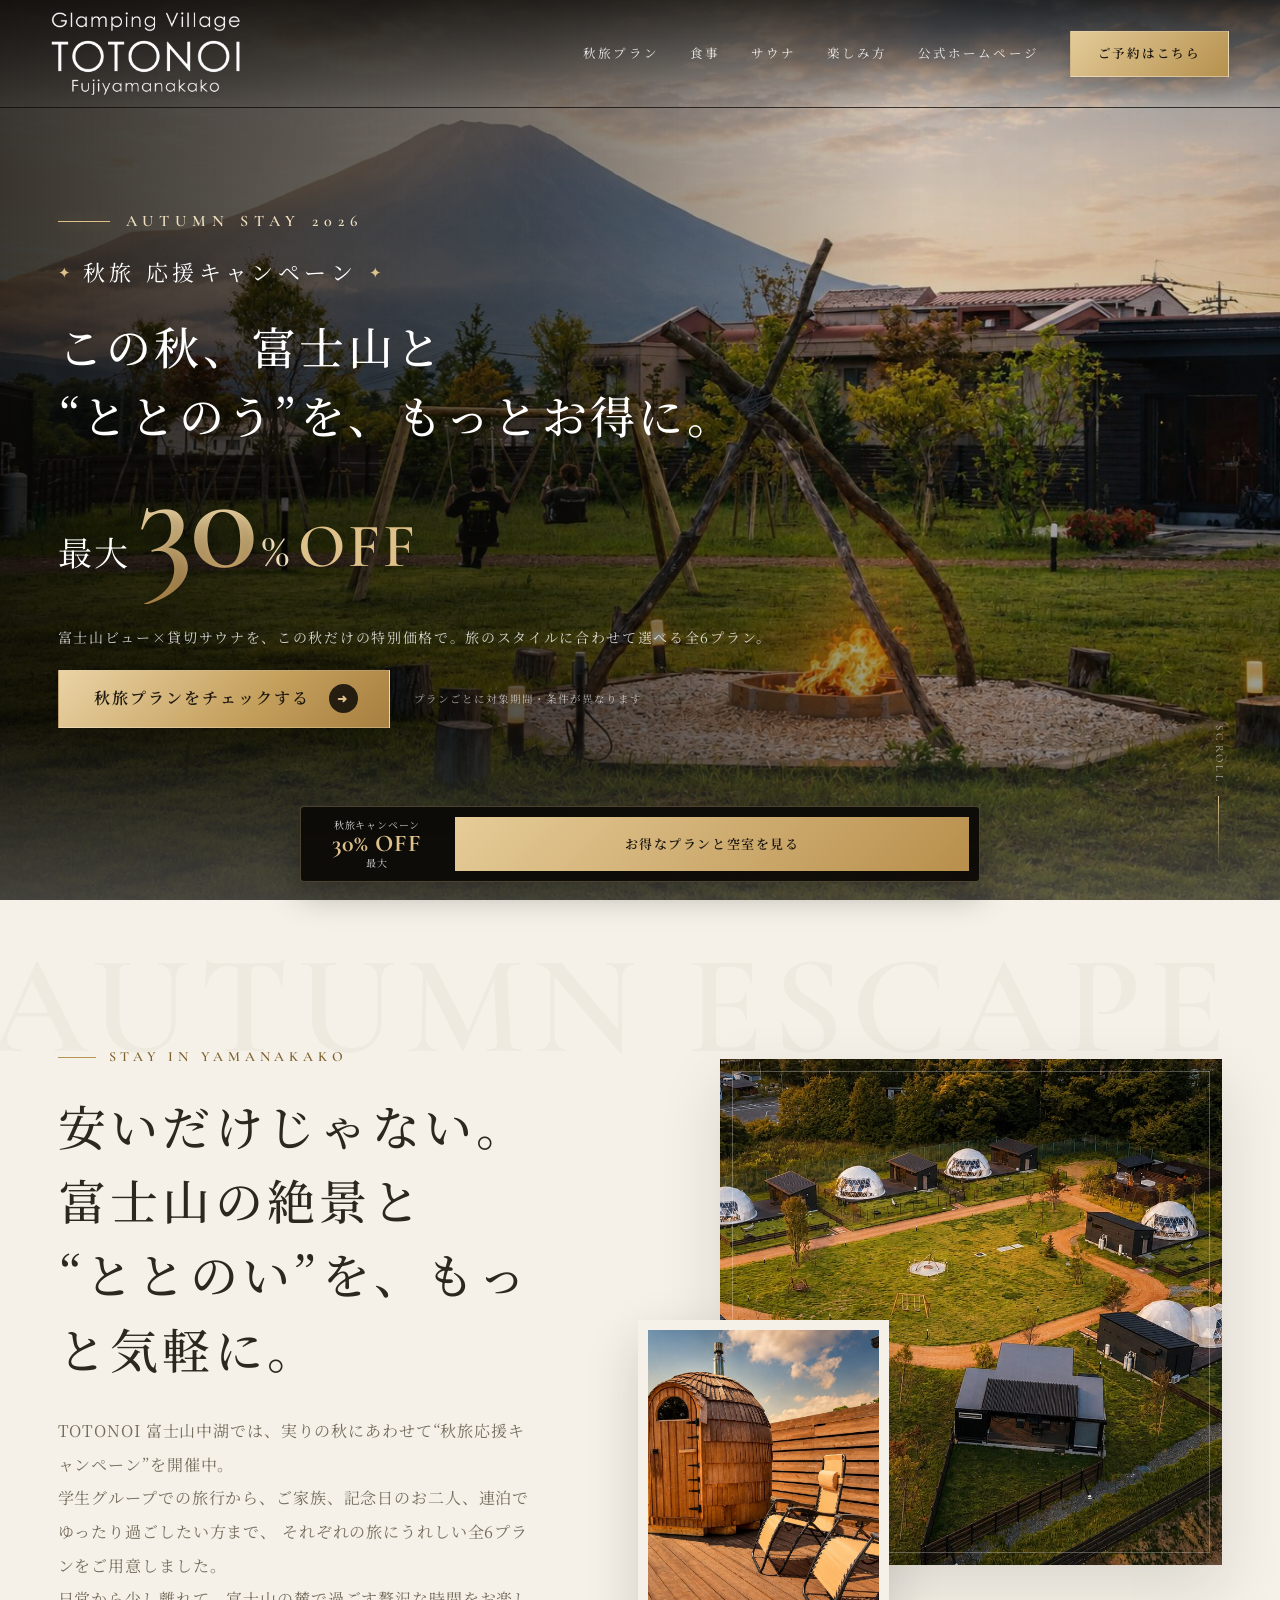
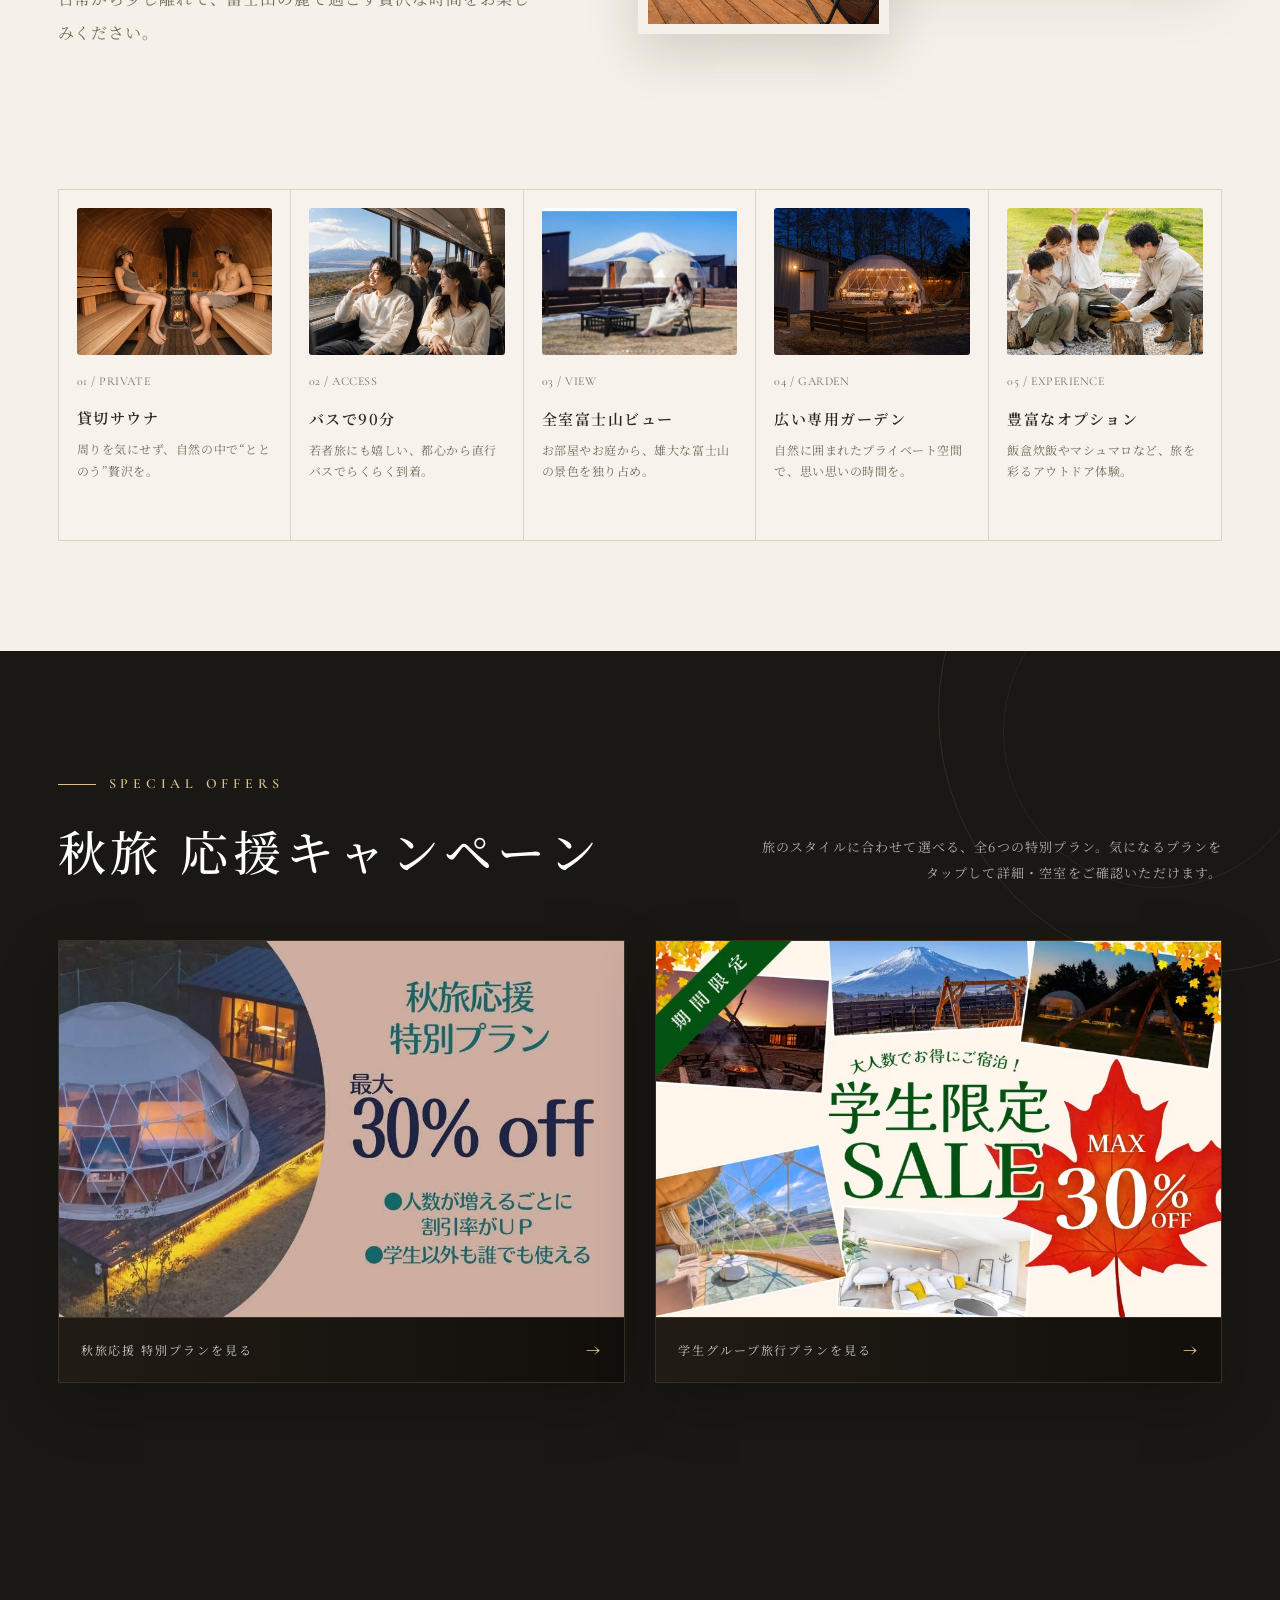
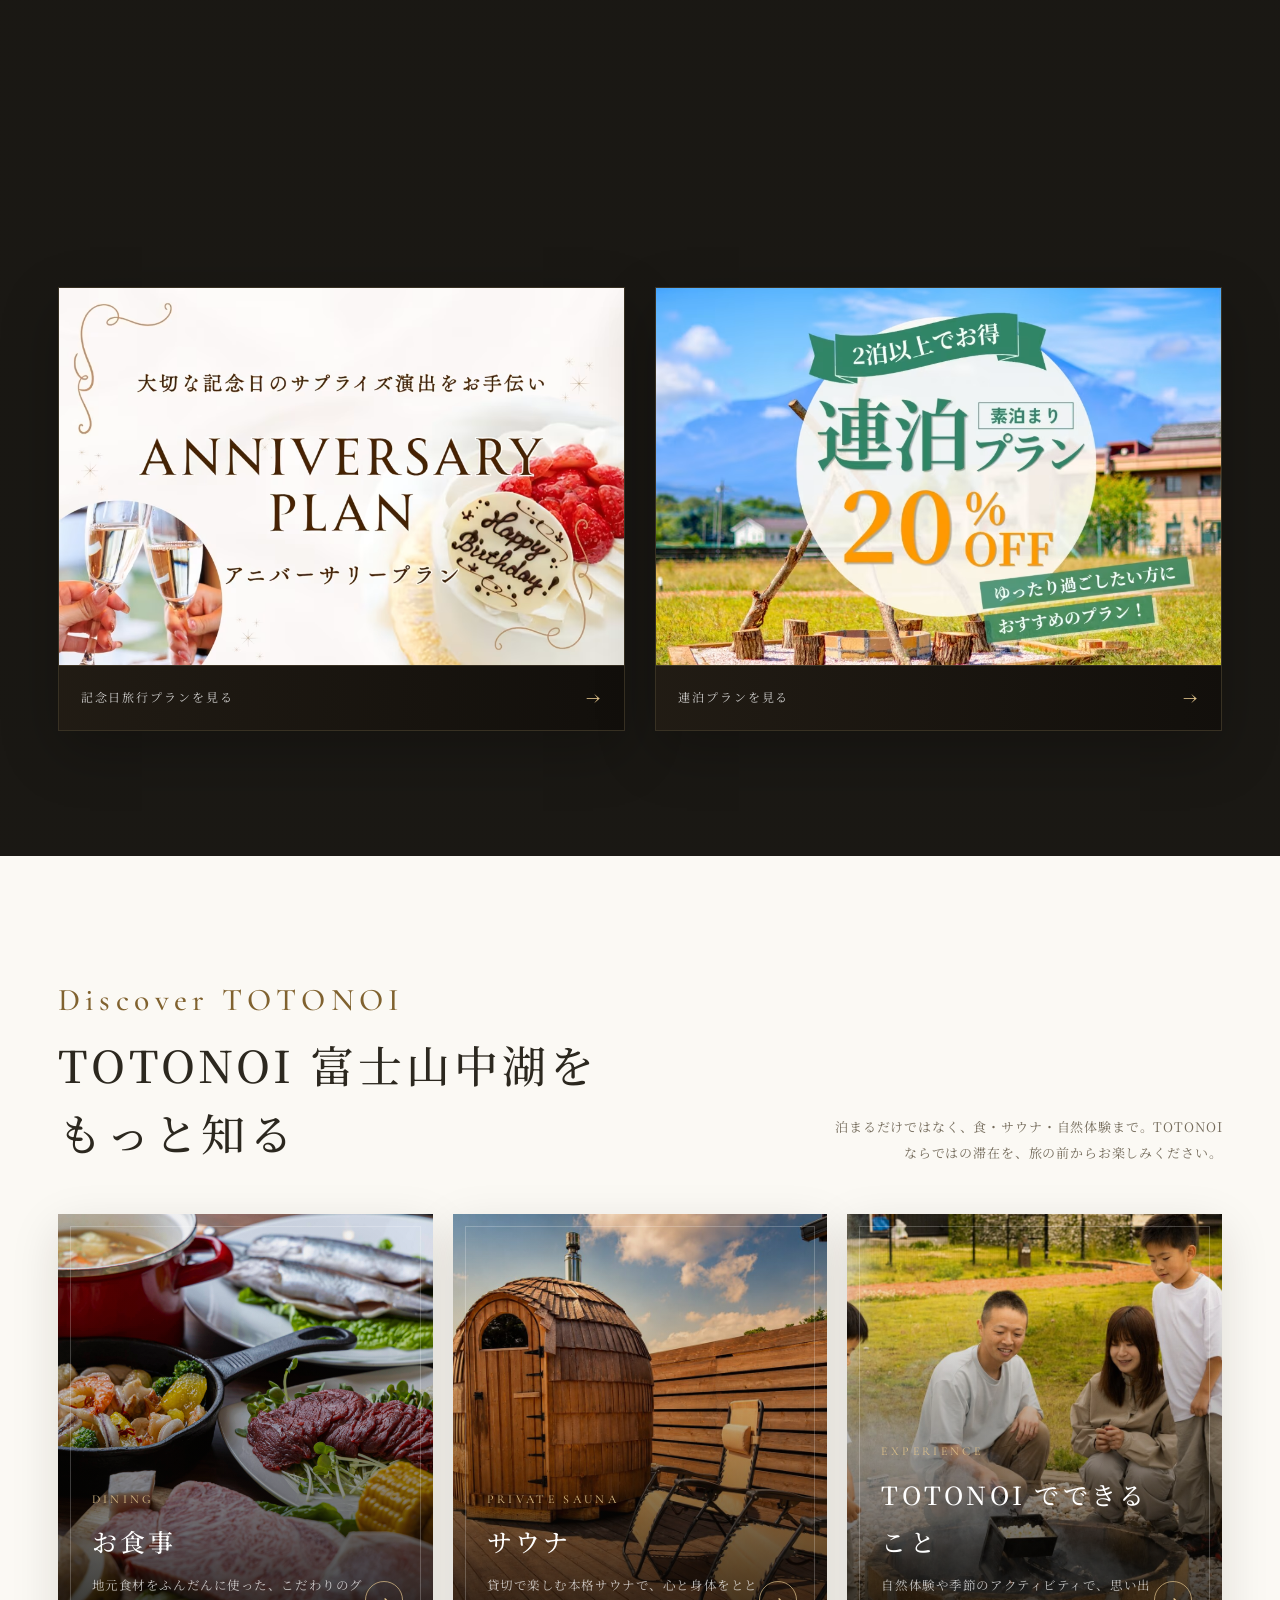
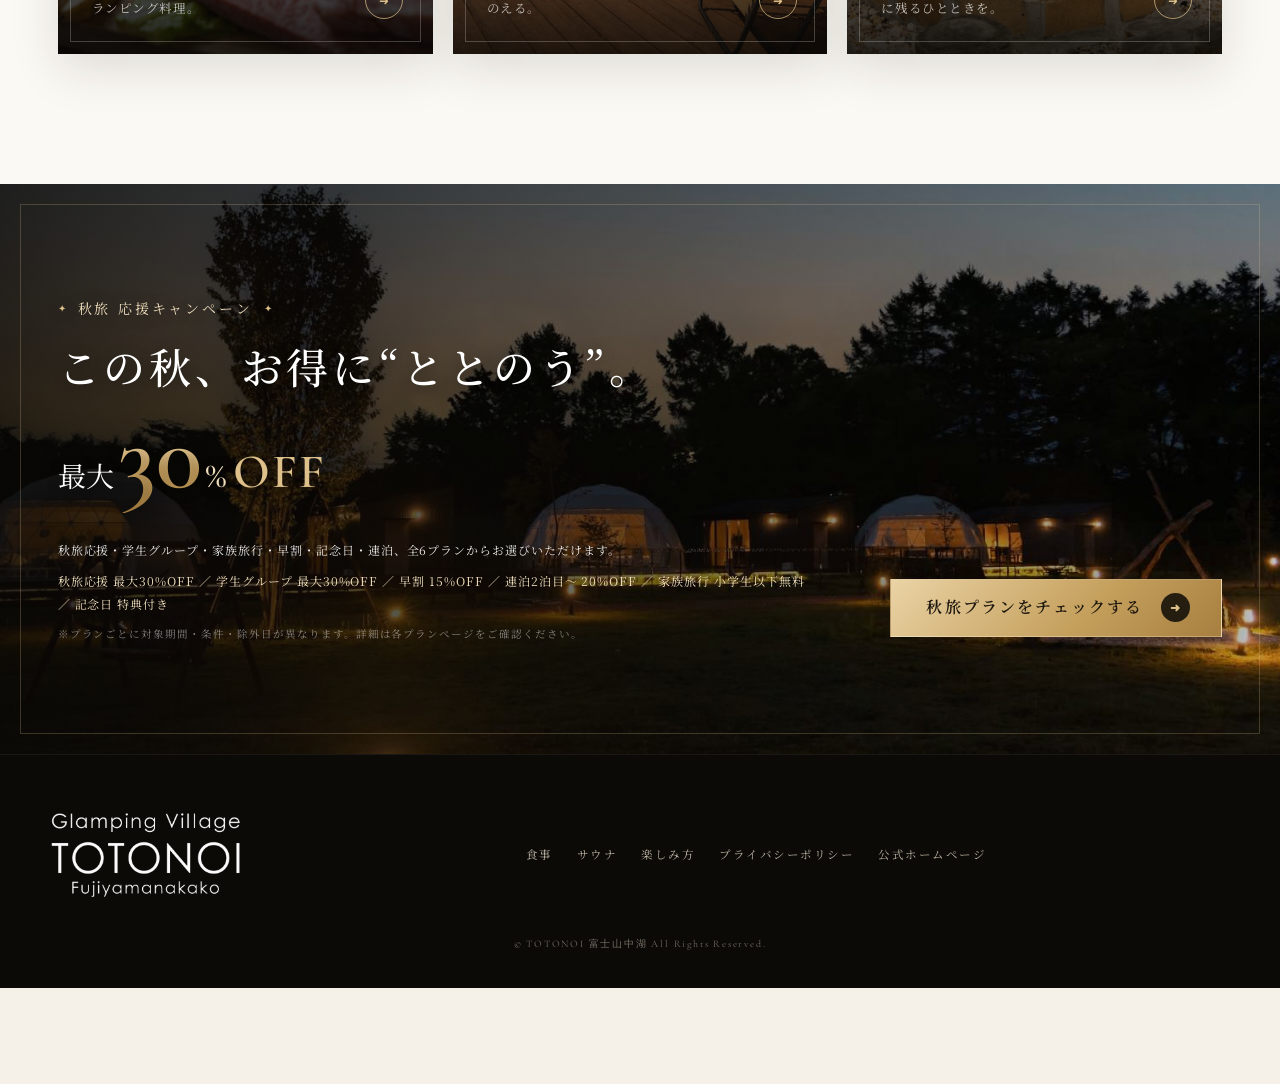
<file: index.html>
<!DOCTYPE html>
<html lang="ja">
<head>
  <!-- Google Tag Manager: GTM-TM92SBCV -->
  <script>(function(w,d,s,l,i){w[l]=w[l]||[];w[l].push({'gtm.start':
  new Date().getTime(),event:'gtm.js'});var f=d.getElementsByTagName(s)[0],
  j=d.createElement(s),dl=l!='dataLayer'?'&l='+l:'';j.async=true;j.src=
  'https://www.googletagmanager.com/gtm.js?id='+i+dl;f.parentNode.insertBefore(j,f);
  })(window,document,'script','dataLayer','GTM-TM92SBCV');</script>
  <!-- End Google Tag Manager -->
  <!-- Google Analytics / Google Ads are managed via GTM-TM92SBCV -->

  <!-- Microsoft Clarity -->
  <script type="text/javascript">
    (function(c,l,a,r,i,t,y){
      c[a]=c[a]||function(){(c[a].q=c[a].q||[]).push(arguments)};
      t=l.createElement(r);t.async=1;t.src="https://www.clarity.ms/tag/"+i;
      y=l.getElementsByTagName(r)[0];y.parentNode.insertBefore(t,y);
    })(window, document, "clarity", "script", "xini7bwebg");
  </script>

  <meta charset="UTF-8">
  <meta name="viewport" content="width=device-width, initial-scale=1.0, viewport-fit=cover">
  <meta name="theme-color" content="#12100c">
  <title>TOTONOI 富士山中湖｜秋旅応援キャンペーン 最大30%OFF</title>
  <meta name="description" content="TOTONOI 富士山中湖の秋旅応援キャンペーン。秋旅応援最大30%OFF・学生グループ最大30%OFF・早割15%OFF・連泊2泊目20%OFF・家族旅行・記念日など全6プラン。富士山の絶景と貸切サウナで“ととのう”グランピング体験をお得に。">

  <link rel="preconnect" href="https://fonts.googleapis.com">
  <link rel="preconnect" href="https://fonts.gstatic.com" crossorigin>
  <link href="https://fonts.googleapis.com/css2?family=Cormorant+Garamond:wght@500;600;700&family=Noto+Serif+JP:wght@400;500;600;700&display=swap" rel="stylesheet">

  <style>
    :root{
      --gold:#b69352;
      --gold-light:#ddc08a;
      --gold-pale:#f0dfbd;
      --gold-deep:#80622f;
      --dark:#12100c;
      --dark-2:#1c1812;
      --dark-3:#292218;
      --ivory:#f5f1e8;
      --ivory-2:#ece5d8;
      --paper:#fbf9f4;
      --ink:#2c281f;
      --muted:#756c5c;
      --line:rgba(128,98,47,.22);
      --shadow:0 24px 60px rgba(33,27,17,.12);
      --serif-en:'Cormorant Garamond',serif;
      --serif-jp:'Noto Serif JP',serif;
    }

    *{margin:0;padding:0;box-sizing:border-box}
    html{scroll-behavior:smooth;background:var(--dark)}
    body{
      font-family:var(--serif-jp);
      color:var(--ink);
      background:
        radial-gradient(circle at 8% 12%,rgba(182,147,82,.08),transparent 26%),
        var(--ivory);
      line-height:1.9;
      -webkit-font-smoothing:antialiased;
      overflow-x:hidden;
    }
    img{max-width:100%;display:block}
    a{text-decoration:none;color:inherit}
    button{font:inherit}
    ::selection{background:var(--gold);color:#fff}

    /* ---------------------------------
       Shared
    --------------------------------- */
    .section-shell{width:min(1180px,91vw);margin:0 auto}
    .eyebrow{
      display:flex;
      align-items:center;
      gap:13px;
      margin-bottom:18px;
      color:var(--gold-deep);
      font-family:var(--serif-en);
      font-size:14px;
      font-weight:600;
      letter-spacing:.34em;
      text-transform:uppercase;
    }
    .eyebrow::before{content:"";width:38px;height:1px;background:var(--gold)}
    .section-heading{
      color:var(--ink);
      font-size:clamp(28px,4vw,48px);
      font-weight:500;
      line-height:1.55;
      letter-spacing:.09em;
    }
    .section-lead{
      color:var(--muted);
      font-size:clamp(14px,1.45vw,16px);
      letter-spacing:.055em;
      line-height:2.1;
    }

    /* ---------------------------------
       Header
    --------------------------------- */
    .header{
      position:fixed;
      inset:0 0 auto;
      z-index:100;
      display:flex;
      align-items:center;
      justify-content:space-between;
      min-height:82px;
      padding:12px max(4vw,24px);
      background:linear-gradient(to bottom,rgba(12,10,7,.78),rgba(12,10,7,.2) 76%,transparent);
      border-bottom:1px solid transparent;
      transition:background .35s,border-color .35s,backdrop-filter .35s,min-height .35s;
    }
    .header.scrolled{
      min-height:70px;
      background:rgba(16,13,9,.86);
      border-color:rgba(255,255,255,.08);
      backdrop-filter:blur(16px);
      -webkit-backdrop-filter:blur(16px);
    }
    .logo{display:inline-flex;align-items:center;flex:none;line-height:1;min-width:0}
    .logo img{display:block;width:190px;height:auto;object-fit:contain}
    .gnav{display:flex;align-items:center;gap:clamp(18px,2.4vw,34px)}
    .gnav a:not(.btn-reserve){
      color:rgba(255,255,255,.88);
      font-size:12.5px;
      letter-spacing:.17em;
      position:relative;
      padding:7px 0;
      transition:color .25s;
    }
    .gnav a:not(.btn-reserve)::after{
      content:"";
      position:absolute;
      left:50%;bottom:0;
      width:0;height:1px;
      background:var(--gold-light);
      transition:width .3s,left .3s;
    }
    .gnav a:not(.btn-reserve):hover{color:#fff}
    .gnav a:not(.btn-reserve):hover::after{width:100%;left:0}
    .btn-reserve{
      display:inline-flex;
      align-items:center;
      justify-content:center;
      min-height:46px;
      padding:0 27px;
      border:1px solid rgba(255,255,255,.3);
      background:linear-gradient(135deg,#e4cb99,#b6914e);
      color:#19140c;
      font-size:12.5px;
      font-weight:600;
      letter-spacing:.14em;
      box-shadow:0 7px 22px rgba(0,0,0,.18);
      transition:transform .25s,box-shadow .25s,filter .25s;
    }
    .btn-reserve:hover{transform:translateY(-1px);box-shadow:0 10px 24px rgba(0,0,0,.28);filter:brightness(1.04)}
    .nav-toggle{display:none;background:none;border:none;cursor:pointer;width:44px;height:44px;position:relative;z-index:110}
    .nav-toggle span{display:block;width:25px;height:1px;background:#fff;margin:6px auto;transition:.3s}

    /* ---------------------------------
       Hero
    --------------------------------- */
    .hero{
      position:relative;
      min-height:100svh;
      display:flex;
      align-items:center;
      color:#fff;
      overflow:hidden;
      background:var(--dark);
    }
    .hero-bg{
      position:absolute;
      inset:-2%;
      background:url('images/middle.jpg') center 48%/cover no-repeat;
      animation:kenburns 18s ease-out both;
    }
    @keyframes kenburns{from{transform:scale(1.08)}to{transform:scale(1)}}
    .hero::before{
      content:"";
      position:absolute;
      inset:0;
      z-index:1;
      background:
        linear-gradient(90deg,rgba(8,7,5,.8) 0%,rgba(8,7,5,.54) 42%,rgba(8,7,5,.15) 72%,rgba(8,7,5,.2) 100%),
        linear-gradient(to top,rgba(10,8,5,.58),transparent 42%);
    }
    .hero::after{
      content:"";
      position:absolute;
      inset:auto 0 0;
      z-index:2;
      height:180px;
      background:linear-gradient(to bottom,transparent,var(--ivory));
      opacity:.24;
      pointer-events:none;
    }
    .hero-inner{
      position:relative;
      z-index:3;
      width:min(1180px,91vw);
      margin:0 auto;
      padding:132px 0 98px;
    }
    .hero-panel{max-width:760px}
    .hero-kicker{
      display:flex;
      align-items:center;
      gap:16px;
      color:var(--gold-pale);
      font-family:var(--serif-en);
      font-size:clamp(13px,1.25vw,16px);
      font-weight:600;
      letter-spacing:.38em;
      text-transform:uppercase;
      margin-bottom:14px;
    }
    .hero-kicker::before{content:"";width:52px;height:1px;background:var(--gold-light);box-shadow:0 0 15px rgba(221,192,138,.45)}
    .anniv-text{
      display:flex;
      align-items:center;
      gap:12px;
      color:#fff;
      font-size:clamp(17px,1.8vw,22px);
      letter-spacing:.2em;
      margin-bottom:18px;
      text-shadow:0 2px 16px rgba(0,0,0,.35);
    }
    .anniv-text .orn{color:var(--gold-light);font-size:.7em;letter-spacing:0}
    .hero-copy .limited{
      max-width:760px;
      font-size:clamp(26px,3.65vw,45px);
      line-height:1.55;
      letter-spacing:.075em;
      font-weight:500;
      color:#fff;
      text-shadow:0 3px 18px rgba(0,0,0,.28);
    }
    .hero-copy .limited-line2{white-space:nowrap}
    .hero-price{
      display:flex;
      align-items:baseline;
      flex-wrap:wrap;
      column-gap:8px;
      row-gap:2px;
      margin:0 0 18px;
      text-shadow:0 3px 18px rgba(0,0,0,.35);
    }
    .hero-price .price-main{display:inline-flex;align-items:baseline;white-space:nowrap;gap:3px}
    .hero-price .prefix{font-size:clamp(22px,2.7vw,34px);letter-spacing:.08em}
    .hero-price .num{
      font-family:var(--serif-en);
      font-size:clamp(88px,12vw,142px);
      font-weight:600;
      line-height:1;
      letter-spacing:-.02em;
      display:inline-block;
      padding:0 .02em .08em;
      background:linear-gradient(180deg,#fff3d6 4%,#e4c489 55%,#aa8243 100%);
      -webkit-background-clip:text;
      background-clip:text;
      -webkit-text-fill-color:transparent;
      filter:drop-shadow(0 5px 15px rgba(0,0,0,.18));
    }
    .hero-price .unit{font-family:var(--serif-en);font-size:clamp(31px,4vw,50px);color:var(--gold-pale)}
    .hero-price .off{font-family:var(--serif-en);font-size:clamp(36px,5vw,62px);font-weight:600;color:var(--gold-light);letter-spacing:.045em}
    .coupon-note{
      max-width:730px;
      color:rgba(255,255,255,.8);
      font-size:clamp(12px,1.3vw,14px);
      letter-spacing:.12em;
      margin-bottom:19px;
    }
    .plan-tags{display:none}
    .hero-cta{display:flex;align-items:center;gap:24px;flex-wrap:wrap}
    .btn-main{
      display:inline-flex;
      align-items:center;
      justify-content:center;
      gap:18px;
      min-height:58px;
      padding:0 31px 0 35px;
      border:1px solid rgba(255,255,255,.2);
      background:linear-gradient(135deg,#ead3a5 0%,#c49f5c 60%,#a77f40 100%);
      color:#1d170e;
      font-size:clamp(13px,1.35vw,16px);
      font-weight:600;
      letter-spacing:.13em;
      box-shadow:0 12px 34px rgba(0,0,0,.28);
      transition:transform .3s,box-shadow .3s,filter .3s;
    }
    .btn-main:hover{transform:translateY(-2px);box-shadow:0 16px 42px rgba(0,0,0,.34);filter:brightness(1.04)}
    .btn-main .arrow{
      display:inline-grid;
      place-items:center;
      width:29px;height:29px;
      border-radius:50%;
      background:rgba(28,22,13,.94);
      color:var(--gold-light);
      font-size:12px;
      transition:transform .3s;
    }
    .btn-main:hover .arrow{transform:translateX(3px)}
    .hero-microcopy{font-size:10.5px;color:rgba(255,255,255,.65);letter-spacing:.1em}
    .scroll-cue{
      position:absolute;
      z-index:4;
      right:max(4vw,28px);
      bottom:32px;
      display:flex;
      align-items:center;
      gap:12px;
      color:rgba(255,255,255,.62);
      font-family:var(--serif-en);
      font-size:11px;
      letter-spacing:.3em;
      writing-mode:vertical-rl;
    }
    .scroll-cue::after{content:"";width:1px;height:72px;background:linear-gradient(to bottom,var(--gold-light),transparent)}

    /* ---------------------------------
       Intro / Concept
    --------------------------------- */
    .concept{position:relative;padding:124px 0 108px;overflow:hidden;background:var(--ivory)}
    .concept::before{
      content:"AUTUMN ESCAPE";
      position:absolute;
      left:-12px;top:36px;
      font-family:var(--serif-en);
      font-size:clamp(64px,11vw,150px);
      font-weight:600;
      letter-spacing:.06em;
      line-height:1;
      color:rgba(111,86,46,.045);
      white-space:nowrap;
      pointer-events:none;
    }
    .concept-layout{
      position:relative;
      z-index:2;
      width:min(1180px,91vw);
      margin:0 auto;
      display:grid;
      grid-template-columns:minmax(0,.9fr) minmax(420px,1.1fr);
      gap:clamp(56px,8vw,110px);
      align-items:center;
    }
    .concept-copy{padding:20px 0}
    .concept-copy h2{margin-bottom:28px}
    .concept-copy p{max-width:560px}
    .concept-visual{position:relative;min-height:575px}
    .concept-image-main{
      position:absolute;
      right:0;top:0;
      width:86%;height:88%;
      background:url('images/tonp.jpg') center/cover no-repeat;
      box-shadow:var(--shadow);
    }
    .concept-image-main::after{content:"";position:absolute;inset:0;border:1px solid rgba(255,255,255,.28);margin:12px;pointer-events:none}
    .concept-image-sub{
      position:absolute;
      left:0;bottom:0;
      width:43%;aspect-ratio:4/5;
      background:url('images/sauna.jpg') center/cover no-repeat;
      border:10px solid var(--ivory);
      box-shadow:0 20px 50px rgba(33,27,17,.16);
    }

    /* ---------------------------------
       Features
    --------------------------------- */
    .features{position:relative;padding:12px 0 110px;background:var(--ivory)}
    .features-head{display:none}
    .feature-grid{
      width:min(1180px,91vw);
      margin:0 auto;
      display:grid;
      grid-template-columns:repeat(5,1fr);
      border-top:1px solid var(--line);
      border-bottom:1px solid var(--line);
    }
    .feature{
      position:relative;
      min-height:350px;
      padding:18px 18px 24px;
      border-right:1px solid var(--line);
      background:rgba(255,255,255,.16);
      transition:background .3s,transform .3s,box-shadow .3s;
    }
    .feature:first-child{border-left:1px solid var(--line)}
    .feature:hover{background:rgba(255,255,255,.52);transform:translateY(-3px);box-shadow:0 16px 34px rgba(33,27,17,.08)}
    .feature-no{font-family:var(--serif-en);font-size:13px;letter-spacing:.18em;color:var(--gold);margin-bottom:14px}
    .feature-media{position:relative;aspect-ratio:4/3;overflow:hidden;border-radius:3px;background:#ddd2ba;margin-bottom:16px}
    .feature-media img{width:100%;height:100%;display:block;object-fit:cover;transition:transform .7s ease}
    .feature:hover .feature-media img{transform:scale(1.04)}
    .feature-copy{min-width:0}
    .feature h3{font-size:15px;letter-spacing:.1em;font-weight:600;color:var(--ink);margin-bottom:8px;line-height:1.6}
    .feature p{font-size:12px;letter-spacing:.045em;color:var(--muted);line-height:1.8}

    /* ---------------------------------
       Plans
    --------------------------------- */
    .plans{
      position:relative;
      padding:120px 0 125px;
      background:
        linear-gradient(rgba(18,16,12,.965),rgba(18,16,12,.965)),
        url('images/middle.jpg') center/cover fixed;
      color:#fff;
      overflow:hidden;
    }
    .plans::before{
      content:"";
      position:absolute;
      width:520px;height:520px;
      border:1px solid rgba(221,192,138,.12);
      border-radius:50%;
      right:-180px;top:-200px;
    }
    .plans::after{
      content:"";
      position:absolute;
      width:310px;height:310px;
      border:1px solid rgba(221,192,138,.08);
      border-radius:50%;
      right:-35px;top:-75px;
    }
    .plans-head{position:relative;z-index:2;width:min(1180px,91vw);margin:0 auto 54px;display:flex;align-items:flex-end;justify-content:space-between;gap:40px}
    .plans .eyebrow{color:var(--gold-light)}
    .plans .eyebrow::before{background:var(--gold-light)}
    .plans-title{color:#fff;font-size:clamp(30px,4vw,48px);font-weight:500;line-height:1.45;letter-spacing:.1em}
    .plans-sub{max-width:470px;color:rgba(255,255,255,.66);font-size:13px;letter-spacing:.09em;line-height:2;text-align:right}
    .plan-grid{position:relative;z-index:2;width:min(1180px,91vw);margin:0 auto;display:grid;grid-template-columns:repeat(2,minmax(0,1fr));gap:30px}
    .plan-card{
      position:relative;
      display:block;
      overflow:hidden;
      background:#17130e;
      border:1px solid rgba(221,192,138,.17);
      box-shadow:0 20px 55px rgba(0,0,0,.24);
      transition:transform .4s,border-color .4s,box-shadow .4s;
    }
    .plan-card::before{content:"";position:absolute;z-index:2;inset:0;border:1px solid transparent;transition:border-color .3s;pointer-events:none}
    .plan-card:hover{transform:translateY(-7px);border-color:rgba(221,192,138,.48);box-shadow:0 28px 70px rgba(0,0,0,.36)}
    .plan-card:hover::before{border-color:rgba(255,255,255,.12)}
    .plan-card img{width:100%;height:auto;display:block;transition:transform .7s,filter .4s}
    .plan-card:hover img{transform:scale(1.018);filter:brightness(1.04)}
    .plan-link{
      display:flex;
      align-items:center;
      justify-content:space-between;
      gap:20px;
      min-height:65px;
      padding:0 22px;
      border-top:1px solid rgba(221,192,138,.16);
      color:rgba(255,255,255,.78);
      font-size:12px;
      letter-spacing:.16em;
      background:linear-gradient(90deg,rgba(34,28,20,.94),rgba(18,15,11,.94));
    }
    .plan-link i{font-style:normal;font-family:var(--serif-en);font-size:22px;color:var(--gold-light);transition:transform .3s}
    .plan-card:hover .plan-link i{transform:translateX(5px)}

    /* ---------------------------------
       More / editorial cards
    --------------------------------- */
    .more{padding:120px 0 130px;background:var(--paper)}
    .more-head{width:min(1180px,91vw);margin:0 auto 48px;display:flex;align-items:flex-end;justify-content:space-between;gap:30px}
    .more-title{font-size:clamp(28px,3.6vw,44px);font-weight:500;letter-spacing:.09em;line-height:1.55}
    .more-title span{font-family:var(--serif-en);font-size:.72em;color:var(--gold-deep);letter-spacing:.17em;display:block;margin-bottom:5px}
    .more-copy{max-width:390px;color:var(--muted);font-size:13px;letter-spacing:.065em;line-height:2;text-align:right}
    .card-grid{width:min(1180px,91vw);margin:0 auto;display:grid;grid-template-columns:repeat(3,minmax(0,1fr));gap:20px;align-items:stretch}
    .card{position:relative;overflow:hidden;min-height:440px;display:flex;align-items:flex-end;color:#fff;box-shadow:0 15px 45px rgba(33,27,17,.13);transition:transform .38s,box-shadow .38s}
    .card:nth-child(2),.card:nth-child(3){min-height:440px;margin-top:0}
    .card:hover{transform:translateY(-6px);box-shadow:0 22px 58px rgba(33,27,17,.2)}
    .card .bg{position:absolute;inset:0;background-size:cover;background-position:center;transition:transform .8s ease,filter .4s}
    .card:hover .bg{transform:scale(1.045);filter:brightness(1.03)}
    .card::before{content:"";position:absolute;z-index:1;inset:0;background:linear-gradient(to top,rgba(8,7,5,.88) 0%,rgba(8,7,5,.28) 52%,rgba(8,7,5,.05) 80%)}
    .card::after{content:"";position:absolute;z-index:2;inset:12px;border:1px solid rgba(255,255,255,.22);pointer-events:none}
    .card-body{position:relative;z-index:3;padding:34px 68px 34px 34px;width:100%}
    .card-body .en{display:block;font-family:var(--serif-en);font-size:12px;color:var(--gold-light);letter-spacing:.28em;text-transform:uppercase;margin-bottom:8px}
    .card-body h3{font-size:clamp(20px,2vw,25px);letter-spacing:.13em;font-weight:500;margin-bottom:8px}
    .card-body p{font-size:12.5px;letter-spacing:.045em;color:rgba(255,255,255,.72);line-height:1.85}
    .card .circle{position:absolute;right:30px;bottom:35px;z-index:4;width:38px;height:38px;border:1px solid rgba(221,192,138,.72);border-radius:50%;display:grid;place-items:center;color:var(--gold-light);font-size:12px;transition:background .3s,color .3s,transform .3s}
    .card:hover .circle{background:var(--gold-light);color:var(--dark);transform:translateX(3px)}

    /* ---------------------------------
       Bottom CTA
    --------------------------------- */
    .bottom-cta{position:relative;min-height:570px;display:flex;align-items:center;color:#fff;overflow:hidden;background:var(--dark)}
    .bottom-cta .cta-bg{position:absolute;inset:-2%;background:url('images/cta-bg.jpg') center/cover no-repeat;transition:transform 5s ease}
    .bottom-cta:hover .cta-bg{transform:scale(1.02)}
    .bottom-cta::before{content:"";position:absolute;inset:0;z-index:1;background:linear-gradient(90deg,rgba(8,7,5,.86),rgba(8,7,5,.56) 52%,rgba(8,7,5,.25))}
    .bottom-cta::after{content:"";position:absolute;z-index:2;inset:20px;border:1px solid rgba(221,192,138,.24);pointer-events:none}
    .bottom-inner{position:relative;z-index:3;width:min(1180px,91vw);margin:0 auto;padding:90px 0;display:flex;align-items:flex-end;justify-content:space-between;gap:50px}
    .bottom-copy{max-width:760px}
    .bottom-cta .anniv-text{font-size:14px;color:var(--gold-pale);margin-bottom:14px}
    .bottom-price{display:flex;align-items:baseline;flex-wrap:wrap;gap:6px;margin-bottom:21px;text-shadow:0 2px 14px rgba(0,0,0,.35)}
    .bottom-price .limited{width:100%;font-size:clamp(24px,3.4vw,42px);line-height:1.5;letter-spacing:.09em;font-weight:500;color:#fff;margin-bottom:5px}
    .bottom-price .price-main{display:inline-flex;align-items:baseline;white-space:nowrap;gap:2px}
    .bottom-price .prefix{font-size:clamp(20px,2.3vw,28px)}
    .bottom-price .num{font-family:var(--serif-en);font-size:clamp(65px,8vw,96px);font-weight:600;line-height:1;display:inline-block;padding:0 .02em .08em;background:linear-gradient(180deg,#fff2d6,#d4ac68 58%,#a87e3d);-webkit-background-clip:text;background-clip:text;-webkit-text-fill-color:transparent}
    .bottom-price .unit{font-family:var(--serif-en);font-size:clamp(26px,3vw,38px);color:var(--gold-pale)}
    .bottom-price .off{font-family:var(--serif-en);font-size:clamp(30px,4vw,48px);font-weight:600;color:var(--gold-light);letter-spacing:.04em}
    .bottom-coupon{max-width:760px;font-size:12px;color:rgba(255,255,255,.72);letter-spacing:.08em;line-height:1.9}
    .bottom-coupon .note{display:block;margin-bottom:8px;color:rgba(255,255,255,.9)}
    .bottom-coupon .cond{display:block;color:var(--gold-pale)}
    .bottom-coupon .exclude{display:block;margin-top:8px;font-size:10.5px;color:rgba(255,255,255,.48)}
    .bottom-action{flex:none;padding-bottom:7px}

    /* ---------------------------------
       Footer
    --------------------------------- */
    .footer{background:#0c0a07;color:#bdb4a4;padding:58px max(4vw,24px) 34px;border-top:1px solid rgba(255,255,255,.06)}
    .footer-inner{width:min(1180px,100%);margin:0 auto;display:grid;grid-template-columns:auto 1fr;align-items:center;gap:42px}
    .footer .logo img{width:190px}
    .fnav{display:flex;justify-content:center;gap:24px;flex-wrap:wrap}
    .fnav a{font-size:11.5px;letter-spacing:.13em;transition:color .3s}
    .fnav a:hover{color:var(--gold-light)}
    .copyright{text-align:center;font-family:var(--serif-en);font-size:10px;letter-spacing:.18em;color:#756f64;margin-top:38px}

    /* ---------------------------------
       Sticky CTA - desktop / mobile
    --------------------------------- */
    body{padding-bottom:96px}
    .mobile-cta{
      position:fixed;
      z-index:120;
      left:50%;
      bottom:18px;
      transform:translateX(-50%);
      width:min(680px,calc(100vw - 40px));
      display:flex;
      align-items:center;
      gap:12px;
      padding:10px;
      background:rgba(12,10,7,.95);
      border:1px solid rgba(221,192,138,.3);
      border-radius:4px;
      box-shadow:0 12px 34px rgba(0,0,0,.3);
      backdrop-filter:blur(14px);
      -webkit-backdrop-filter:blur(14px);
    }
    .mobile-cta-text{
      flex:0 0 132px;
      color:rgba(255,255,255,.82);
      font-size:10px;
      letter-spacing:.08em;
      line-height:1.35;
      text-align:center;
    }
    .mobile-cta-text strong{
      display:block;
      color:var(--gold-light);
      font-family:var(--serif-en);
      font-size:24px;
      line-height:1.03;
      letter-spacing:.03em;
    }
    .mobile-cta a{
      flex:1;
      display:flex;
      align-items:center;
      justify-content:center;
      min-height:54px;
      padding:0 24px;
      background:linear-gradient(135deg,#e6cc98,#b88f4c);
      color:#1b160d;
      font-size:13px;
      font-weight:600;
      letter-spacing:.12em;
      transition:transform .25s,filter .25s;
    }
    .mobile-cta a:hover{transform:translateY(-1px);filter:brightness(1.04)}

    /* ---------------------------------
       Reveal motion
    --------------------------------- */
    .reveal{opacity:0;transform:translateY(24px);transition:opacity .9s cubic-bezier(.2,.65,.25,1),transform .9s cubic-bezier(.2,.65,.25,1)}
    .reveal.on{opacity:1;transform:none}
    .delay-1{transition-delay:.08s}
    .delay-2{transition-delay:.16s}
    .delay-3{transition-delay:.24s}

    @media(prefers-reduced-motion:reduce){
      html{scroll-behavior:auto}
      .reveal{opacity:1;transform:none;transition:none}
      .hero-bg{animation:none}
      .card .bg,.plan-card img,.bottom-cta .cta-bg{transition:none}
    }

    /* ---------------------------------
       Tablet
    --------------------------------- */
    @media(max-width:1060px){
      .gnav{gap:17px}
      .gnav a:not(.btn-reserve){font-size:11.5px;letter-spacing:.12em}
      .btn-reserve{padding:0 18px}
      .concept-layout{grid-template-columns:.9fr 1.1fr;gap:50px}
      .concept-visual{min-height:520px}
      .feature-grid{grid-template-columns:repeat(3,1fr)}
      .feature:nth-child(3){border-right:1px solid var(--line)}
      .feature:nth-child(n+4){border-top:1px solid var(--line)}
      .feature:nth-child(4){border-left:1px solid var(--line)}
      .feature{min-height:336px}
      .card-grid{grid-template-columns:repeat(3,minmax(0,1fr))}
      .card:nth-child(1),.card:nth-child(2),.card:nth-child(3){grid-column:auto;min-height:400px;margin-top:0}
    }

    /* ---------------------------------
       Mobile
    --------------------------------- */
    @media(max-width:860px){
      body{padding-bottom:72px}
      .header{min-height:68px;padding:10px 18px;background:linear-gradient(to bottom,rgba(10,8,5,.82),rgba(10,8,5,.22),transparent)}
      .header.scrolled{min-height:62px;padding-top:8px;padding-bottom:8px}
      .logo{min-width:0;text-align:left}
      .logo img{width:148px}
      .gnav{
        position:fixed;
        inset:0;
        z-index:105;
        padding:110px 8vw 90px;
        background:rgba(12,10,7,.97);
        backdrop-filter:blur(18px);
        -webkit-backdrop-filter:blur(18px);
        flex-direction:column;
        align-items:stretch;
        justify-content:center;
        gap:0;
        transform:translateX(100%);
        transition:transform .38s cubic-bezier(.77,0,.18,1);
      }
      .gnav.open{transform:none}
      .gnav a:not(.btn-reserve){font-size:15px;letter-spacing:.16em;padding:16px 4px;border-bottom:1px solid rgba(255,255,255,.08)}
      .gnav a:not(.btn-reserve)::after{display:none}
      .gnav .btn-reserve{margin-top:28px;min-height:56px;font-size:14px}
      .nav-toggle{display:block}
      .nav-toggle.open span:nth-child(1){transform:translateY(7px) rotate(45deg)}
      .nav-toggle.open span:nth-child(2){opacity:0}
      .nav-toggle.open span:nth-child(3){transform:translateY(-7px) rotate(-45deg)}

      .hero{min-height:820px;align-items:flex-end}
      .hero-bg{inset:0;background-position:48% 50%;transform:scale(1.015)}
      .hero::before{
        background:
          linear-gradient(90deg,rgba(8,7,5,.18) 0%,rgba(8,7,5,.05) 55%,rgba(8,7,5,.12) 100%),
          linear-gradient(to top,rgba(8,7,5,.96) 0%,rgba(8,7,5,.72) 35%,rgba(8,7,5,.28) 67%,rgba(8,7,5,.36) 100%);
      }
      .hero-inner{width:min(90vw,680px);padding:112px 0 68px}
      .hero-panel{max-width:none}
      .hero-kicker{font-size:11px;letter-spacing:.3em;margin-bottom:11px}
      .hero-kicker::before{width:32px}
      .anniv-text{font-size:14px;letter-spacing:.14em;margin-bottom:11px}
      .hero-copy .limited{font-size:clamp(23px,6.4vw,30px);line-height:1.55;letter-spacing:.055em}
      .hero-copy .limited-line2{white-space:nowrap;font-size:.92em}
      .hero-price{margin:4px 0 14px;padding:4px 2px 7px;overflow:visible;flex-wrap:nowrap;gap:5px}
      .hero-price .price-main{overflow:visible;flex:none}
      .hero-price .num{font-size:clamp(70px,21vw,92px);line-height:1;display:inline-block;padding:.03em .02em .09em;overflow:visible}
      .hero-price .prefix{font-size:19px}
      .hero-price .unit{font-size:30px}
      .hero-price .off{font-size:34px;white-space:nowrap}
      .coupon-note{max-width:355px;font-size:11.5px;line-height:1.9;letter-spacing:.075em;margin:0 0 22px;color:rgba(255,255,255,.88)}
      .plan-tags{display:none}
      .btn-main{width:100%;min-height:58px;padding:0 20px;font-size:13px}
      .hero-microcopy{display:none}
      .scroll-cue{display:none}

      .concept{padding:72px 0 78px}
      .concept::before{top:22px;font-size:70px}
      .concept-layout{width:min(92vw,680px);grid-template-columns:1fr;gap:48px}
      .concept-copy{padding:0}
      .section-heading{font-size:26px;line-height:1.7;letter-spacing:.055em}
      .section-lead{font-size:14px;line-height:2}
      .concept-visual{min-height:auto;display:grid;grid-template-columns:1fr;align-items:end;padding-bottom:34px}
      .concept-image-main{position:relative;width:100%;height:auto;aspect-ratio:4/5;grid-column:1;grid-row:1;background-position:center}
      .concept-image-sub{position:relative;z-index:2;left:auto;bottom:auto;width:52%;aspect-ratio:4/5;grid-column:1;grid-row:1;margin:0 0 -34px -1px;align-self:end;border:6px solid var(--ivory);box-shadow:0 16px 38px rgba(33,27,17,.18)}
      .concept-stamp{display:none}

      .features{padding:4px 0 86px}
      .features-head{display:block;width:min(90vw,680px);margin:0 auto 28px;padding-top:8px}
      .features-head .eyebrow{margin-bottom:10px}
      .features-head h2{font-size:25px;line-height:1.62;letter-spacing:.08em;font-weight:500}
      .feature-grid{width:min(90vw,680px);grid-template-columns:1fr;border-top:1px solid var(--line);border-bottom:1px solid var(--line);background:transparent}
      .feature{
        display:flex;
        align-items:center;
        gap:16px;
        min-height:auto;
        margin:0;
        padding:18px 0;
        border:0!important;
        border-bottom:1px solid var(--line)!important;
        background:transparent;
        box-shadow:none;
        overflow:visible;
      }
      .feature:last-child{grid-column:auto;border-bottom:0!important}
      .feature:hover{background:transparent;transform:none}
      .feature-media{flex:0 0 112px;margin:0;width:112px;height:112px;min-height:0;aspect-ratio:1/1;border-radius:2px;overflow:hidden}
      .feature-media img{width:100%;height:100%;object-fit:cover;display:block}
      .feature-copy{flex:1;min-width:0;padding:2px 0}
      .feature-no{margin:0 0 7px;font-size:9.5px;letter-spacing:.14em;color:var(--gold-deep);line-height:1.4}
      .feature h3{font-size:14px;letter-spacing:.07em;font-weight:600;line-height:1.5;margin:0 0 6px;min-width:0}
      .feature p{font-size:11px;line-height:1.72;letter-spacing:.025em;color:var(--muted);min-width:0;margin:0}

      .plans{padding:92px 0 95px;background:var(--dark)}
      .plans-head{width:min(92vw,680px);margin-bottom:34px;display:block}
      .plans-title{font-size:30px;line-height:1.55}
      .plans-sub{text-align:left;margin-top:15px;max-width:none;font-size:12px}
      .plan-grid{width:min(92vw,680px);grid-template-columns:1fr;gap:19px}
      .plan-link{min-height:57px;padding:0 18px;font-size:11px}

      .more{padding:86px 0 95px}
      .more-head{width:min(92vw,680px);display:block;margin-bottom:35px}
      .more-copy{text-align:left;margin-top:16px;max-width:none}
      .card-grid{width:min(92vw,680px);grid-template-columns:1fr;gap:16px}
      .card,.card:nth-child(1),.card:nth-child(2),.card:nth-child(3){grid-column:auto;min-height:390px;margin-top:0}
      .card:nth-child(2),.card:nth-child(3){min-height:350px}
      .card-body{padding:28px 62px 28px 27px}
      .card .circle{right:26px;bottom:29px}

      .bottom-cta{min-height:auto}
      .bottom-cta::after{inset:10px}
      .bottom-inner{width:min(92vw,680px);padding:82px 0 88px;display:block}
      .bottom-price .limited{font-size:25px}
      .bottom-price{gap:4px;overflow:visible}
      .bottom-price .num{font-size:66px;padding-bottom:.1em}
      .bottom-price .prefix{font-size:18px}
      .bottom-price .unit{font-size:25px}
      .bottom-price .off{font-size:30px;white-space:nowrap}
      .bottom-coupon{font-size:11px}
      .bottom-action{margin-top:28px;padding:0}

      .footer{padding:48px 20px 30px}
      .footer-inner{display:flex;flex-direction:column;align-items:center;text-align:center;gap:27px}
      .footer .logo{text-align:center}
      .footer .logo img{width:180px}
      .fnav{gap:14px 20px}
      .fnav a{font-size:10.5px}
      .copyright{margin-top:28px}

      .mobile-cta{
        left:0;right:0;bottom:0;
        transform:none;
        width:auto;
        gap:10px;
        padding:9px 10px calc(9px + env(safe-area-inset-bottom));
        border:0;
        border-top:1px solid rgba(221,192,138,.28);
        border-radius:0;
        box-shadow:none;
      }
      .mobile-cta-text{flex:0 0 92px;font-size:9.5px}
      .mobile-cta-text strong{font-size:20px;line-height:1.05}
      .mobile-cta a{min-height:48px;padding:0 12px;font-size:12px}
    }

    @media(max-width:430px){
      .hero{min-height:790px}
      .hero-inner{width:88vw;padding-bottom:66px}
      .hero-copy .limited{font-size:22px}
      .hero-copy .limited-line2{font-size:.9em}
      .hero-price .num{font-size:72px;padding-bottom:.1em}
      .hero-price .prefix{font-size:18px}
      .hero-price .unit{font-size:28px}
      .hero-price .off{font-size:31px}
      .section-heading{font-size:25px}
      .card,.card:nth-child(1),.card:nth-child(2),.card:nth-child(3){min-height:330px}
      .bottom-price .limited{font-size:21px}
      .bottom-price .num{font-size:62px}
      .bottom-price .off{font-size:28px}
    }
  </style>
</head>
<body>
  <!-- Google Tag Manager (noscript): GTM-TM92SBCV -->
  <noscript><iframe src="https://www.googletagmanager.com/ns.html?id=GTM-TM92SBCV"
  height="0" width="0" style="display:none;visibility:hidden"></iframe></noscript>
  <!-- End Google Tag Manager (noscript) -->

<header class="header" id="header">
  <a class="logo" href="#top" aria-label="TOTONOI 富士山中湖 トップへ">
    <img src="images/logo.png" alt="Glamping Village TOTONOI Fujiyamanakako">
  </a>

  <button class="nav-toggle" id="navToggle" aria-label="メニュー" aria-expanded="false">
    <span></span><span></span><span></span>
  </button>

  <nav class="gnav" id="gnav">
    <a href="#autumn-plans">秋旅プラン</a>
    <a href="food.html">食事</a>
    <a href="sauna.html">サウナ</a>
    <a href="activity.html">楽しみ方</a>
    <a href="https://www.yamanashi-sauna-glamping.com/" target="_blank" rel="noopener">公式ホームページ</a>
    <a class="btn-reserve" href="https://reserve.489ban.net/client/g-totonoi/0/plan/stay?planTags%5B25007%5D=1&searchTagMode=0&keepTags=1&redirect=0" rel="noopener">ご予約はこちら</a>
  </nav>
</header>

<main id="top">
  <!-- Hero -->
  <section class="hero" id="plan">
    <div class="hero-bg" aria-hidden="true"></div>

    <div class="hero-inner">
      <div class="hero-panel">
        <p class="hero-kicker">Autumn Stay 2026</p>
        <p class="anniv-text"><span class="orn">✦</span>秋旅 応援キャンペーン<span class="orn">✦</span></p>

        <div class="hero-copy">
          <h1 class="limited">この秋、富士山と<br><span class="limited-line2">“ととのう”を、もっとお得に。</span></h1>

          <div class="hero-price" aria-label="最大30パーセントオフ">
            <span class="price-main">
              <span class="prefix">最大</span>
              <span class="num">30</span>
              <span class="unit">%</span>
            </span>
            <span class="off">OFF</span>
          </div>

          <p class="coupon-note">富士山ビュー×貸切サウナを、この秋だけの特別価格で。旅のスタイルに合わせて選べる全6プラン。</p>

          <div class="hero-cta">
            <a class="btn-main" href="#autumn-plans">
              秋旅プランをチェックする <span class="arrow">➜</span>
            </a>
            <span class="hero-microcopy">プランごとに対象期間・条件が異なります</span>
          </div>
        </div>
      </div>
    </div>

    <span class="scroll-cue" aria-hidden="true">SCROLL</span>
  </section>

  <!-- Concept -->
  <section class="concept">
    <div class="concept-layout">
      <div class="concept-copy reveal">
        <p class="eyebrow">Stay in Yamanakako</p>
        <h2 class="section-heading">安いだけじゃない。<br>富士山の絶景と<br>“ととのい”を、もっと気軽に。</h2>
        <p class="section-lead">
          TOTONOI 富士山中湖では、実りの秋にあわせて“秋旅応援キャンペーン”を開催中。<br>
          学生グループでの旅行から、ご家族、記念日のお二人、連泊でゆったり過ごしたい方まで、
          それぞれの旅にうれしい全6プランをご用意しました。<br>
          日常から少し離れて、富士山の麓で過ごす贅沢な時間をお楽しみください。
        </p>
      </div>

      <div class="concept-visual reveal delay-1" aria-label="TOTONOIの滞在イメージ">
        <div class="concept-image-main"></div>
        <div class="concept-image-sub"></div>
      </div>
    </div>
  </section>

  <!-- Features -->
  <section class="features" id="access">
    <div class="features-head reveal">
      <p class="eyebrow">Why TOTONOI</p>
      <h2>富士山の麓で味わう、<br>五つの特別な時間。</h2>
    </div>

    <div class="feature-grid reveal">
      <article class="feature">
        <div class="feature-media"><img src="images/a15.jpg" alt="貸切サウナ" loading="lazy"></div>
        <div class="feature-copy">
          <p class="feature-no">01 / PRIVATE</p>
          <h3>貸切サウナ</h3>
          <p>周りを気にせず、自然の中で“ととのう”贅沢を。</p>
        </div>
      </article>

      <article class="feature">
        <div class="feature-media"><img src="images/a17.jpg" alt="バスで90分" loading="lazy"></div>
        <div class="feature-copy">
          <p class="feature-no">02 / ACCESS</p>
          <h3>バスで90分</h3>
          <p>若者旅にも嬉しい、都心から直行バスでらくらく到着。</p>
        </div>
      </article>

      <article class="feature">
        <div class="feature-media"><img src="images/day-morning.jpg" alt="全室富士山ビュー" loading="lazy"></div>
        <div class="feature-copy">
          <p class="feature-no">03 / VIEW</p>
          <h3>全室富士山ビュー</h3>
          <p>お部屋やお庭から、雄大な富士山の景色を独り占め。</p>
        </div>
      </article>

      <article class="feature">
        <div class="feature-media"><img src="images/a14.jpg" alt="広い専用ガーデン" loading="lazy"></div>
        <div class="feature-copy">
          <p class="feature-no">04 / GARDEN</p>
          <h3>広い専用ガーデン</h3>
          <p>自然に囲まれたプライベート空間で、思い思いの時間を。</p>
        </div>
      </article>

      <article class="feature">
        <div class="feature-media"><img src="images/a3.jpg" alt="豊富なオプション" loading="lazy"></div>
        <div class="feature-copy">
          <p class="feature-no">05 / EXPERIENCE</p>
          <h3>豊富なオプション</h3>
          <p>飯盒炊飯やマシュマロなど、旅を彩るアウトドア体験。</p>
        </div>
      </article>
    </div>
  </section>

  <!-- Autumn Plans -->
  <section class="plans" id="autumn-plans">
    <div class="plans-head reveal">
      <div>
        <p class="eyebrow">Special Offers</p>
        <h2 class="plans-title">秋旅 応援キャンペーン</h2>
      </div>
      <p class="plans-sub">旅のスタイルに合わせて選べる、全6つの特別プラン。気になるプランをタップして詳細・空室をご確認いただけます。</p>
    </div>

    <div class="plan-grid">
      <a class="plan-card reveal" href="https://reserve.489ban.net/client/g-totonoi/0/plan/id/263760/stay" rel="noopener">
        <img loading="lazy" src="images/Autumn.jpg" alt="秋旅応援 特別プラン 最大30%OFF">
        <span class="plan-link">秋旅応援 特別プランを見る <i>→</i></span>
      </a>

      <a class="plan-card reveal delay-1" href="https://reserve.489ban.net/client/g-totonoi/0/plan/id/261514/stay" rel="noopener">
        <img loading="lazy" src="images/student.jpg" alt="学生グループ旅行応援プラン 最大30%OFF">
        <span class="plan-link">学生グループ旅行プランを見る <i>→</i></span>
      </a>

      <a class="plan-card reveal" href="https://reserve.489ban.net/client/g-totonoi/0/plan/id/261523/stay" rel="noopener">
        <img loading="lazy" src="images/family.jpg" alt="家族旅行応援プラン 小学生以下無料">
        <span class="plan-link">家族旅行応援プランを見る <i>→</i></span>
      </a>

      <a class="plan-card reveal delay-1" href="https://reserve.489ban.net/client/g-totonoi/0/plan/id/254459/stay" rel="noopener">
        <img loading="lazy" src="images/early.jpg" alt="早割プラン 15%OFF">
        <span class="plan-link">早割プランを見る <i>→</i></span>
      </a>

      <a class="plan-card reveal" href="https://reserve.489ban.net/client/g-totonoi/0/plan/id/254499/stay" rel="noopener">
        <img loading="lazy" src="images/anniversary.jpg" alt="記念日旅行プラン 特典付き">
        <span class="plan-link">記念日旅行プランを見る <i>→</i></span>
      </a>

      <a class="plan-card reveal delay-1" href="https://reserve.489ban.net/client/g-totonoi/0/plan/id/254477/stay" rel="noopener">
        <img loading="lazy" src="images/renpaku.jpg" alt="連泊プラン 2泊目以降20%OFF">
        <span class="plan-link">連泊プランを見る <i>→</i></span>
      </a>
    </div>
  </section>

  <!-- More -->
  <section class="more">
    <div class="more-head reveal">
      <h2 class="more-title"><span>Discover TOTONOI</span>TOTONOI 富士山中湖を<br>もっと知る</h2>
      <p class="more-copy">泊まるだけではなく、食・サウナ・自然体験まで。TOTONOIならではの滞在を、旅の前からお楽しみください。</p>
    </div>

    <div class="card-grid">
      <a class="card reveal" href="food.html" id="food">
        <span class="bg" style="background-image:url('images/food.jpg')"></span>
        <div class="card-body">
          <span class="en">Dining</span>
          <h3>お食事</h3>
          <p>地元食材をふんだんに使った、こだわりのグランピング料理。</p>
        </div>
        <span class="circle">➜</span>
      </a>

      <a class="card reveal delay-1" href="sauna.html" id="sauna">
        <span class="bg" style="background-image:url('images/sauna.jpg')"></span>
        <div class="card-body">
          <span class="en">Private Sauna</span>
          <h3>サウナ</h3>
          <p>貸切で楽しむ本格サウナで、心と身体をととのえる。</p>
        </div>
        <span class="circle">➜</span>
      </a>

      <a class="card reveal delay-2" href="activity.html" id="activity">
        <span class="bg" style="background-image:url('images/campfire.jpg');background-size:cover;background-position:center"></span>
        <div class="card-body">
          <span class="en">Experience</span>
          <h3>TOTONOI でできること</h3>
          <p>自然体験や季節のアクティビティで、思い出に残るひとときを。</p>
        </div>
        <span class="circle">➜</span>
      </a>
    </div>
  </section>

  <!-- Bottom CTA -->
  <section class="bottom-cta" id="reserve">
    <span class="cta-bg" aria-hidden="true"></span>

    <div class="bottom-inner reveal">
      <div class="bottom-copy">
        <p class="anniv-text"><span class="orn">✦</span>秋旅 応援キャンペーン<span class="orn">✦</span></p>

        <div class="bottom-price">
          <span class="limited">この秋、お得に“ととのう”。</span>
          <span class="price-main">
            <span class="prefix">最大</span>
            <span class="num">30</span>
            <span class="unit">%</span>
          </span>
          <span class="off">OFF</span>
        </div>

        <p class="bottom-coupon">
          <span class="note">秋旅応援・学生グループ・家族旅行・早割・記念日・連泊、全6プランからお選びいただけます。</span>
          <span class="cond">秋旅応援 最大30%OFF ／ 学生グループ 最大30%OFF ／ 早割 15%OFF ／ 連泊2泊目〜 20%OFF ／ 家族旅行 小学生以下無料 ／ 記念日 特典付き</span>
          <span class="exclude">※プランごとに対象期間・条件・除外日が異なります。詳細は各プランページをご確認ください。</span>
        </p>
      </div>

      <div class="bottom-action">
        <a class="btn-main" href="#autumn-plans">
          秋旅プランをチェックする <span class="arrow">➜</span>
        </a>
      </div>
    </div>
  </section>
</main>

<footer class="footer">
  <div class="footer-inner">
    <a class="logo" href="#top" aria-label="TOTONOI 富士山中湖 トップへ">
      <img src="images/logo.png" alt="Glamping Village TOTONOI Fujiyamanakako">
    </a>

    <nav class="fnav">
      <a href="food.html">食事</a>
      <a href="sauna.html">サウナ</a>
      <a href="activity.html">楽しみ方</a>
      <a href="privacy.html">プライバシーポリシー</a>
      <a href="https://www.yamanashi-sauna-glamping.com/" target="_blank" rel="noopener">公式ホームページ</a>
    </nav>
  </div>

  <p class="copyright">&copy; TOTONOI 富士山中湖 All Rights Reserved.</p>
</footer>

<!-- Mobile sticky CTA -->
<div class="mobile-cta" aria-label="秋旅キャンペーン予約導線">
  <span class="mobile-cta-text">秋旅キャンペーン<strong>30% OFF</strong>最大</span>
  <a href="https://reserve.489ban.net/client/g-totonoi/0/plan/stay?planTags%5B25007%5D=1&searchTagMode=0&keepTags=1&redirect=0" rel="noopener">お得なプランと空室を見る</a>
</div>

<script>
  const header = document.getElementById('header');
  const toggle = document.getElementById('navToggle');
  const nav = document.getElementById('gnav');

  addEventListener('scroll', () => {
    header.classList.toggle('scrolled', scrollY > 60);
  }, {passive:true});

  toggle.addEventListener('click', () => {
    const isOpen = toggle.classList.toggle('open');
    nav.classList.toggle('open', isOpen);
    toggle.setAttribute('aria-expanded', isOpen ? 'true' : 'false');
    document.body.style.overflow = isOpen ? 'hidden' : '';
  });

  nav.querySelectorAll('a').forEach(a => a.addEventListener('click', () => {
    toggle.classList.remove('open');
    nav.classList.remove('open');
    toggle.setAttribute('aria-expanded', 'false');
    document.body.style.overflow = '';
  }));

  const revealObserver = new IntersectionObserver(entries => {
    entries.forEach(entry => {
      if(entry.isIntersecting){
        entry.target.classList.add('on');
        revealObserver.unobserve(entry.target);
      }
    });
  }, {threshold:.12, rootMargin:'0px 0px -30px'});

  document.querySelectorAll('.reveal').forEach(el => revealObserver.observe(el));
</script>

</body>
</html>
</file>
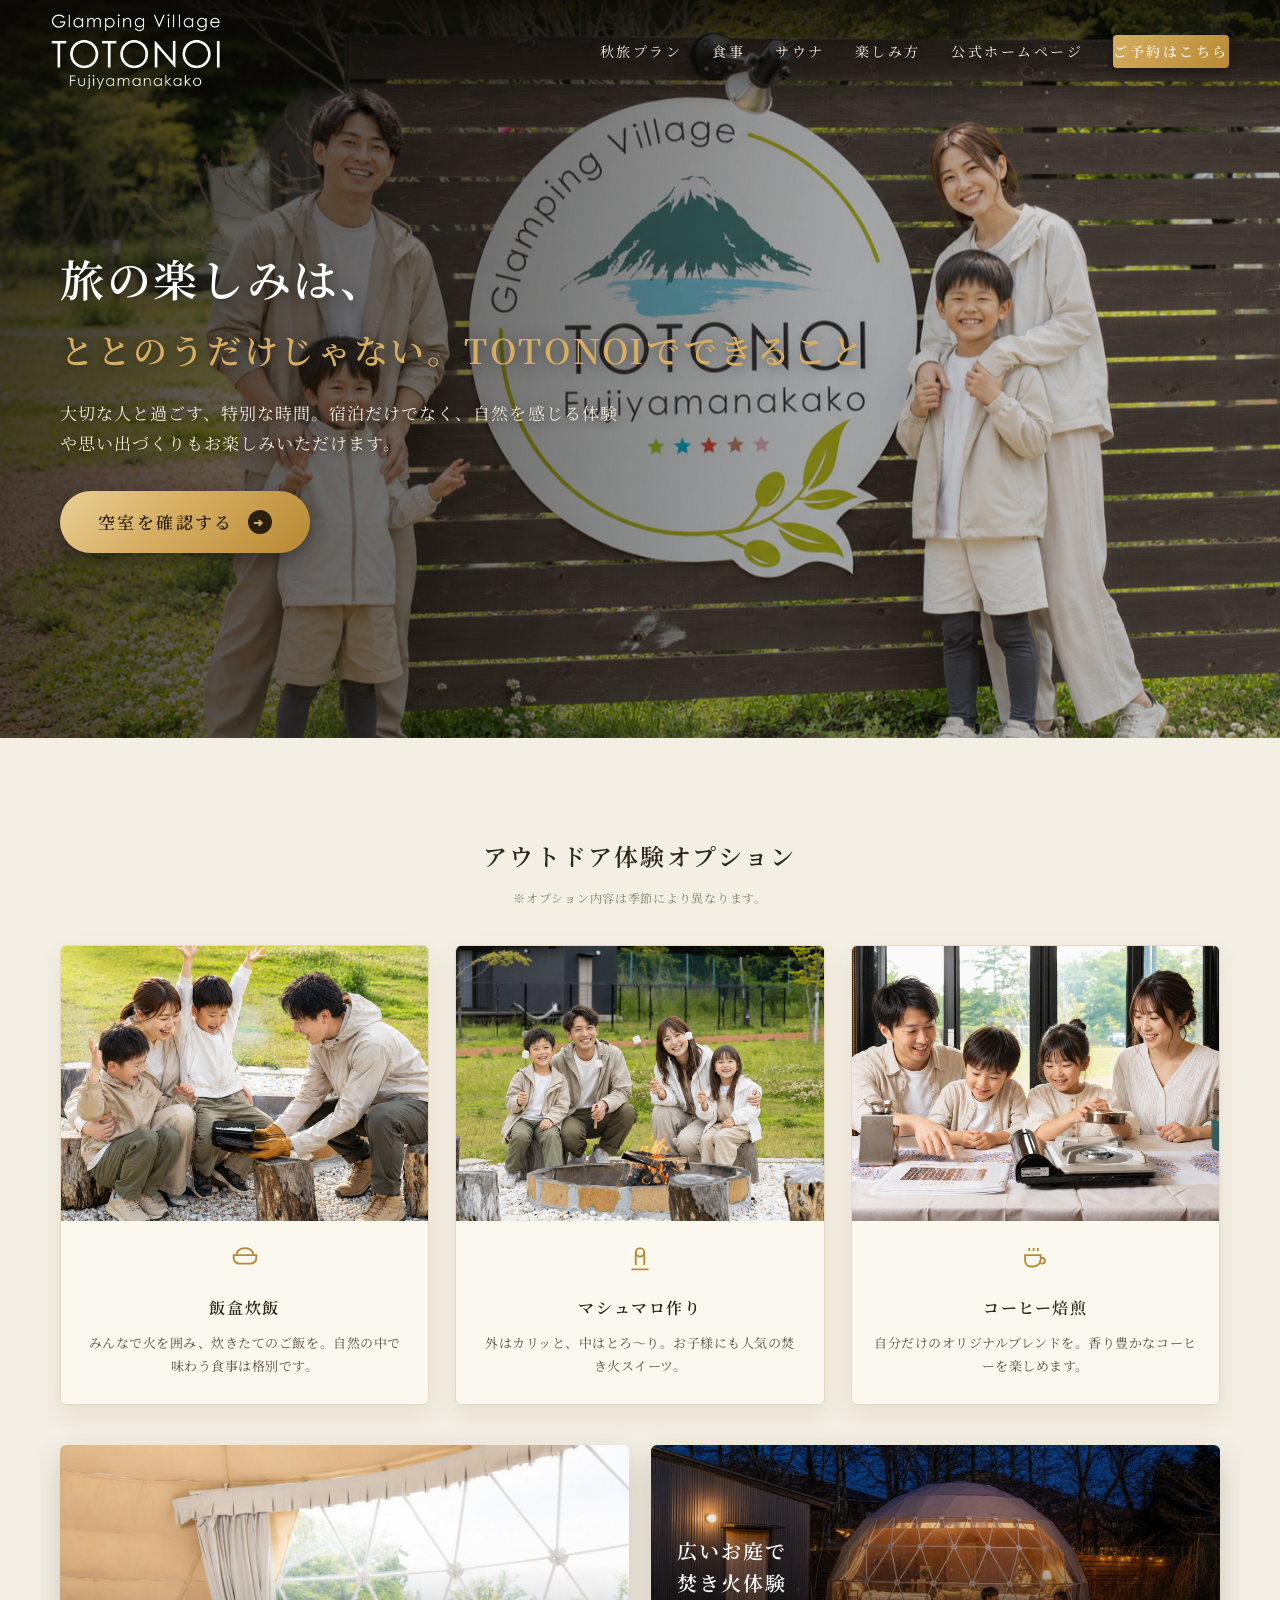
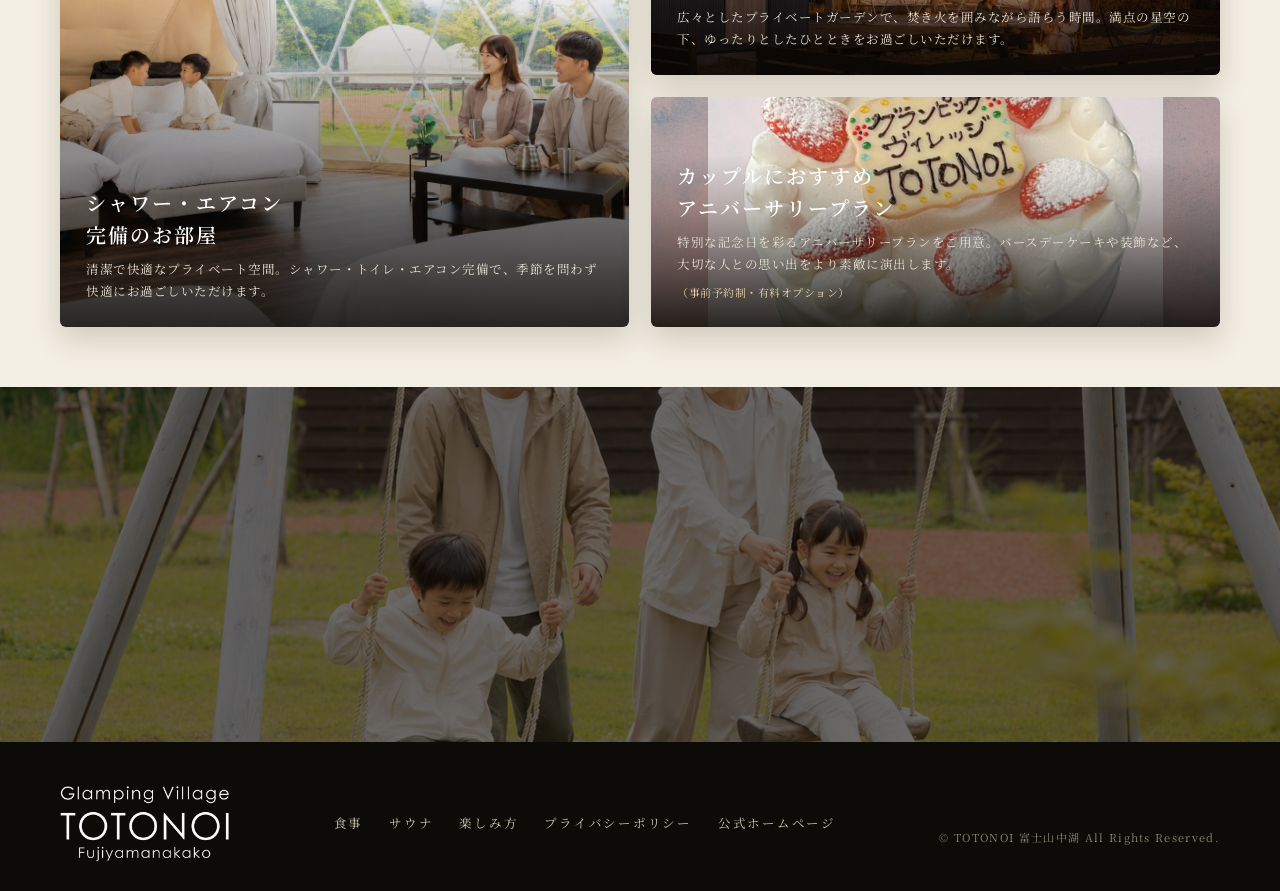
<file: activity.html>
<!DOCTYPE html>
<html lang="ja">
<head>
  <!-- Google Tag Manager -->
  <script>
  (function(w,d,s,l,i){w[l]=w[l]||[];w[l].push({'gtm.start':
  new Date().getTime(),event:'gtm.js'});var f=d.getElementsByTagName(s)[0],
  j=d.createElement(s),dl=l!='dataLayer'?'&l='+l:'';j.async=true;j.src=
  'https://www.googletagmanager.com/gtm.js?id='+i+dl;
  f.parentNode.insertBefore(j,f);
  })(window,document,'script','dataLayer','GTM-TM92SBCV');
  </script>
  <!-- End Google Tag Manager -->
  





<script type="text/javascript">
    (function(c,l,a,r,i,t,y){
        c[a]=c[a]||function(){(c[a].q=c[a].q||[]).push(arguments)};
        t=l.createElement(r);t.async=1;t.src="https://www.clarity.ms/tag/"+i;
        y=l.getElementsByTagName(r)[0];y.parentNode.insertBefore(t,y);
    })(window, document, "clarity", "script", "xini7bwebg");
</script>
<meta charset="UTF-8">
<meta name="viewport" content="width=device-width, initial-scale=1.0">
<title>TOTONOIでできること｜TOTONOI 富士山中湖</title>
<meta name="description" content="TOTONOI 富士山中湖でできること。飯盒炊飯・マシュマロ作り・コーヒー焙煎などアウトドア体験や、焚き火・アニバーサリー装飾など特別な時間を。">
<link rel="preconnect" href="https://fonts.googleapis.com">
<link rel="preconnect" href="https://fonts.gstatic.com" crossorigin>
<link href="https://fonts.googleapis.com/css2?family=Cormorant+Garamond:wght@500;600&family=Noto+Serif+JP:wght@400;500;600;700&display=swap" rel="stylesheet">
<style>
:root{
  --gold:#b88931;--gold-light:#d6ad61;--gold-pale:#e9d5a8;
  --dark:#141210;--cream:#f4efe4;--cream-2:#efe8d8;--ink:#3a3226;
  --serif-en:'Cormorant Garamond',serif;--serif-jp:'Noto Serif JP',serif;
}
*{margin:0;padding:0;box-sizing:border-box}
html{scroll-behavior:smooth}
body{font-family:var(--serif-jp);color:var(--ink);background:var(--cream);line-height:1.8}
img{max-width:100%;display:block}
a{text-decoration:none;color:inherit}

/* Header */
.header{position:fixed;top:0;left:0;right:0;z-index:100;display:flex;align-items:center;justify-content:space-between;padding:14px 4vw;background:linear-gradient(to bottom,rgba(10,8,5,.85),rgba(10,8,5,.45) 70%,transparent);transition:background .3s}
.header.scrolled{background:rgba(10,8,5,.92)}
.logo{display:inline-flex;align-items:center;color:#fff;line-height:1.15;text-align:center}
.logo .en{font-family:var(--serif-en);font-size:26px;letter-spacing:.32em;font-weight:600}
.logo .jp{font-size:12px;letter-spacing:.42em;display:block}
.logo img{display:block;width:170px;height:auto;object-fit:contain}
.gnav{display:flex;align-items:center;gap:30px}
.gnav a{color:#f4efe4;font-size:14px;letter-spacing:.18em;position:relative;padding:4px 0}
.gnav a::after{content:'';position:absolute;left:0;bottom:0;width:0;height:1px;background:var(--gold-light);transition:width .3s}
.gnav a:hover::after{width:100%}
.btn-reserve{background:linear-gradient(135deg,var(--gold-light),var(--gold));color:#2b2010;font-size:14px;letter-spacing:.14em;padding:11px 26px;border-radius:4px;font-weight:600;box-shadow:0 2px 10px rgba(0,0,0,.35);transition:opacity .3s}
.btn-reserve:hover{opacity:.85}
.nav-toggle{display:none;background:none;border:none;cursor:pointer;width:40px;height:40px;position:relative;z-index:110}
.nav-toggle span{display:block;width:24px;height:2px;background:#fff;margin:5px auto;transition:.3s}

/* Hero */
.hero{position:relative;min-height:82vh;display:flex;align-items:center;color:#fff;overflow:hidden}
.hero-bg{position:absolute;inset:0;background:url('images/C256B1A7-15FC-4FAF-92D0-ED34DECA6AFB.png') center/cover no-repeat;animation:kenburns 18s ease-out both}
@keyframes kenburns{from{transform:scale(1.1)}to{transform:scale(1)}}
.hero::after{content:'';position:absolute;inset:0;background:linear-gradient(100deg,rgba(12,9,5,.8) 0%,rgba(12,9,5,.5) 42%,rgba(12,9,5,.18) 75%)}
.hero-inner{position:relative;z-index:2;width:min(1160px,92vw);margin:0 auto;padding:130px 0 70px}
.hero-copy h1{font-size:clamp(24px,3.6vw,44px);letter-spacing:.06em;font-weight:600;line-height:1.5;text-shadow:0 2px 14px rgba(0,0,0,.5)}
.hero-copy h2.sub{margin-top:8px;font-size:clamp(20px,3vw,34px);letter-spacing:.08em;font-weight:600;color:var(--gold-light);text-shadow:0 2px 14px rgba(0,0,0,.5)}
.hero-copy p.lead{margin-top:18px;font-size:clamp(13.5px,1.6vw,17px);letter-spacing:.06em;color:#efe8d8;text-shadow:0 2px 10px rgba(0,0,0,.5);max-width:560px}
.hero-cta{display:flex;gap:18px;flex-wrap:wrap;margin-top:32px}
.btn-main{display:inline-flex;align-items:center;gap:14px;background:linear-gradient(135deg,#e9cf94,var(--gold-light) 45%,var(--gold));color:#2b2010;font-size:clamp(14px,1.6vw,17px);font-weight:600;letter-spacing:.14em;padding:16px 38px;border-radius:999px;box-shadow:0 6px 22px rgba(0,0,0,.4);transition:transform .3s,box-shadow .3s}
.btn-main:hover{transform:translateY(-2px);box-shadow:0 10px 26px rgba(0,0,0,.5)}
.btn-main .arrow{display:inline-flex;align-items:center;justify-content:center;width:24px;height:24px;border-radius:50%;background:#2b2010;color:var(--gold-light);font-size:12px}

/* Section title */
.sec-title{display:flex;align-items:center;gap:10px;justify-content:center;font-size:clamp(17px,2.2vw,24px);letter-spacing:.1em;font-weight:600;color:#2e2617;margin-bottom:10px}
.sec-note{text-align:center;font-size:12px;letter-spacing:.06em;color:#8a7f68;margin-bottom:36px}

/* Outdoor options */
.options{width:min(1160px,92vw);margin:0 auto;padding:96px 0 20px}
.opt-grid{display:grid;grid-template-columns:repeat(auto-fit,minmax(260px,1fr));gap:26px}
.opt-card{background:#fbf8f0;border:1px solid #e4d9be;border-radius:6px;overflow:hidden;box-shadow:0 10px 26px rgba(60,44,14,.08)}
.opt-card .photo{aspect-ratio:4/3;background-size:cover;background-position:center}
.opt-card .body{padding:20px 22px 26px;text-align:center}
.opt-card .icon{width:34px;height:34px;margin:0 auto 10px}
.opt-card h3{font-size:16px;letter-spacing:.1em;font-weight:600;color:#2e2617;margin-bottom:8px}
.opt-card p{font-size:13px;letter-spacing:.04em;color:#5c5240}

/* Feature cards (large) */
.feature-cards{width:min(1160px,92vw);margin:0 auto;padding:20px 0 60px}
.fc-grid{display:grid;grid-template-columns:1fr 1fr;grid-template-rows:auto auto;gap:22px}
.fc{position:relative;border-radius:6px;overflow:hidden;color:#fff;min-height:230px;display:flex;align-items:flex-end;box-shadow:0 12px 30px rgba(40,30,10,.18)}
.fc .bg{position:absolute;inset:0;background-size:cover;background-position:center}
.fc::after{content:'';position:absolute;inset:0;background:linear-gradient(to top,rgba(8,6,3,.85) 0%,rgba(8,6,3,.25) 50%,transparent 75%)}
.fc-body{position:relative;z-index:2;padding:24px 26px}
.fc-body h3{font-size:clamp(16px,1.9vw,20px);letter-spacing:.1em;font-weight:600;margin-bottom:8px;line-height:1.6}
.fc-body p{font-size:12.5px;letter-spacing:.04em;color:#e8e2d4;line-height:1.75}
.fc-body .note{display:block;margin-top:8px;font-size:11px;color:var(--gold-pale)}
.fc.tall{grid-row:1 / 3}

/* Icon strip */
.icon-strip{width:min(1160px,92vw);margin:0 auto;padding:0 0 100px}
.strip-row{display:flex;flex-wrap:wrap;justify-content:center;gap:16px;background:#fbf8f0;border:1px solid #e4d9be;border-radius:6px;padding:26px 20px}
.strip-item{display:flex;flex-direction:column;align-items:center;gap:8px;width:120px;text-align:center}
.strip-item img{width:30px;height:30px;object-fit:contain}
.strip-item span{font-size:12px;letter-spacing:.05em;color:#3a3226;line-height:1.6}

/* Bottom CTA */
.bottom-cta{position:relative;color:#fff;overflow:hidden}
.bottom-cta .cta-bg{position:absolute;inset:0;background:url('images/C1D53041-8589-46E3-A91B-A886A703F9A0.png') center/cover no-repeat}
.bottom-cta::after{content:'';position:absolute;inset:0;background:rgba(10,8,4,.6)}
.bottom-inner{position:relative;z-index:2;width:min(1160px,92vw);margin:0 auto;padding:80px 0;text-align:center}
.bottom-inner h2{font-size:clamp(20px,2.8vw,30px);letter-spacing:.12em;font-weight:600;margin-bottom:16px;text-shadow:0 2px 12px rgba(0,0,0,.5)}
.bottom-inner p{font-size:clamp(13px,1.5vw,16px);letter-spacing:.06em;color:var(--gold-pale);margin-bottom:34px}
.bottom-inner .hero-cta{justify-content:center}

/* Footer */
.footer{background:#0d0b08;color:#cfc7b4;padding:44px 4vw 30px}
.footer-inner{width:min(1160px,100%);margin:0 auto;display:flex;align-items:center;justify-content:space-between;gap:26px;flex-wrap:wrap}
.footer .logo .en{font-size:22px}
.fnav{display:flex;gap:26px;flex-wrap:wrap}
.fnav a{font-size:12.5px;letter-spacing:.14em;transition:color .3s}
.fnav a:hover{color:var(--gold-light)}
.sns{display:flex;gap:14px}
.sns a{width:34px;height:34px;border:1px solid #4c4434;border-radius:50%;display:flex;align-items:center;justify-content:center;font-size:14px;transition:border-color .3s,color .3s}
.sns a:hover{border-color:var(--gold-light);color:var(--gold-light)}
.copyright{text-align:center;font-size:11px;letter-spacing:.12em;color:#8c8474;margin-top:30px}

/* Reveal */
.reveal{opacity:0;transform:translateY(26px);transition:opacity .8s ease,transform .8s ease}
.reveal.on{opacity:1;transform:none}
@media(prefers-reduced-motion:reduce){.reveal{opacity:1;transform:none;transition:none}.hero-bg{animation:none}}

/* Responsive */
@media(max-width:860px){
  .gnav{position:fixed;inset:0;background:rgba(10,8,5,.96);flex-direction:column;justify-content:center;gap:34px;transform:translateX(100%);transition:transform .35s}
  .gnav.open{transform:none}
  .gnav a{font-size:17px}
  .nav-toggle{display:block}
  .nav-toggle.open span:nth-child(1){transform:translateY(7px) rotate(45deg)}
  .nav-toggle.open span:nth-child(2){opacity:0}
  .nav-toggle.open span:nth-child(3){transform:translateY(-7px) rotate(-45deg)}
  .fc-grid{grid-template-columns:1fr;grid-template-rows:auto}
  .fc.tall{grid-row:auto}
  .logo img{width:140px}
}
</style>
</head>
<body>
<!-- Google Tag Manager (noscript) -->
<noscript><iframe src="https://www.googletagmanager.com/ns.html?id=GTM-TM92SBCV"
height="0" width="0" style="display:none;visibility:hidden"></iframe></noscript>
<!-- End Google Tag Manager (noscript) -->

<header class="header" id="header">
  <a class="logo" href="index.html" aria-label="TOTONOI 富士山中湖 トップへ"><img src="images/logo.png" alt="Glamping Village TOTONOI Fujiyamanakako"></a>
  <button class="nav-toggle" id="navToggle" aria-label="メニュー"><span></span><span></span><span></span></button>
  <nav class="gnav" id="gnav">
    <a href="index.html#autumn-plans">秋旅プラン</a>
    <a href="food.html">食事</a>
    <a href="sauna.html">サウナ</a>
    <a href="activity.html">楽しみ方</a>
    <a href="https://www.yamanashi-sauna-glamping.com/" target="_blank" rel="noopener">公式ホームページ</a>
    <a class="btn-reserve" href="https://reserve.489ban.net/client/g-totonoi/0/plan/stay?planTags%5B25007%5D=1&searchTagMode=0&keepTags=1&redirect=0" rel="noopener">ご予約はこちら</a>
  </nav>
</header>

<main>

  <!-- Hero -->
  <section class="hero">
    <div class="hero-bg"></div>
    <div class="hero-inner">
      <div class="hero-copy">
        <h1>旅の楽しみは、</h1>
        <h2 class="sub">ととのうだけじゃない。TOTONOIでできること</h2>
        <p class="lead">大切な人と過ごす、特別な時間。宿泊だけでなく、自然を感じる体験や思い出づくりもお楽しみいただけます。</p>
        <div class="hero-cta">
          <a class="btn-main" href="https://reserve.489ban.net/client/g-totonoi/0/plan/stay?planTags%5B25007%5D=1&searchTagMode=0&keepTags=1&redirect=0" rel="noopener">空室を確認する <span class="arrow">➜</span></a>
        </div>
      </div>
    </div>
  </section>

  <!-- Outdoor options -->
  <section class="options">
    <h2 class="sec-title reveal">アウトドア体験オプション</h2>
    <p class="sec-note">※オプション内容は季節により異なります。</p>
    <div class="opt-grid">
      <div class="opt-card reveal">
        <div class="photo" style="background-image:url('images/a3.jpg')"></div>
        <div class="body">
          <svg class="icon" viewBox="0 0 24 24" fill="none" stroke="#b88931" stroke-width="1.3"><path d="M4 10h16v2a4 4 0 0 1-4 4H8a4 4 0 0 1-4-4v-2Z"/><path d="M6 10c0-3 2.5-5 6-5s6 2 6 5"/></svg>
          <h3>飯盒炊飯</h3>
          <p>みんなで火を囲み、炊きたてのご飯を。自然の中で味わう食事は格別です。</p>
        </div>
      </div>
      <div class="opt-card reveal">
        <div class="photo" style="background-image:url('images/a2.jpg')"></div>
        <div class="body">
          <svg class="icon" viewBox="0 0 24 24" fill="none" stroke="#b88931" stroke-width="1.3"><circle cx="12" cy="8" r="3"/><path d="M9 8v9m6-9v9M6 20h12"/></svg>
          <h3>マシュマロ作り</h3>
          <p>外はカリッと、中はとろ〜り。お子様にも人気の焚き火スイーツ。</p>
        </div>
      </div>
      <div class="opt-card reveal">
        <div class="photo" style="background-image:url('images/a16.jpg')"></div>
        <div class="body">
          <svg class="icon" viewBox="0 0 24 24" fill="none" stroke="#b88931" stroke-width="1.3"><path d="M5 10h11v3a5 5 0 0 1-5 5H9a4 4 0 0 1-4-4v-4Zm11 2h1a2 2 0 0 1 0 4h-1M8 5v2m3-2v2m3-2v2"/></svg>
          <h3>コーヒー焙煎</h3>
          <p>自分だけのオリジナルブレンドを。香り豊かなコーヒーを楽しめます。</p>
        </div>
      </div>
    </div>
  </section>

  <!-- Feature large cards -->
  <section class="feature-cards">
    <div class="fc-grid">
      <div class="fc reveal">
        <span class="bg" style="background-image:url('images/a14.jpg')"></span>
        <div class="fc-body">
          <h3>広いお庭で<br>焚き火体験</h3>
          <p>広々としたプライベートガーデンで、焚き火を囲みながら語らう時間。満点の星空の下、ゆったりとしたひとときをお過ごしいただけます。</p>
        </div>
      </div>
      <div class="fc tall reveal">
        <span class="bg" style="background-image:url('images/a4.jpg')"></span>
        <div class="fc-body">
          <h3>シャワー・エアコン<br>完備のお部屋</h3>
          <p>清潔で快適なプライベート空間。シャワー・トイレ・エアコン完備で、季節を問わず快適にお過ごしいただけます。</p>
        </div>
      </div>
      <div class="fc reveal">
        <span class="bg" style="background-image:url('images/a13.jpg')"></span>
        <div class="fc-body">
          <h3>カップルにおすすめ<br>アニバーサリープラン</h3>
          <p>特別な記念日を彩るアニバーサリープランをご用意。バースデーケーキや装飾など、大切な人との思い出をより素敵に演出します。<span class="note">（事前予約制・有料オプション）</span></p>
        </div>
      </div>
    </div>
  </section>



  <!-- Bottom CTA -->
  <section class="bottom-cta">
    <span class="cta-bg"></span>
    <div class="bottom-inner reveal">
      <h2>富士山のふもとで、特別な時間を。</h2>
      <p>秋旅 応援キャンペーン開催中｜学生グループ・家族旅行・早割・記念日・連泊など全6プランから選べる、最大30%OFF</p>
      <div class="hero-cta">
        <a class="btn-main" href="https://reserve.489ban.net/client/g-totonoi/0/plan/stay?planTags%5B25007%5D=1&searchTagMode=0&keepTags=1&redirect=0" rel="noopener">空室を確認する <span class="arrow">➜</span></a>
      </div>
    </div>
  </section>

</main>

<footer class="footer">
  <div class="footer-inner">
    <a class="logo" href="index.html" aria-label="TOTONOI 富士山中湖 トップへ"><img src="images/logo.png" alt="Glamping Village TOTONOI Fujiyamanakako"></a>
    <nav class="fnav">
      <a href="food.html">食事</a><a href="sauna.html">サウナ</a><a href="activity.html">楽しみ方</a><a href="privacy.html">プライバシーポリシー</a><a href="https://www.yamanashi-sauna-glamping.com/" target="_blank" rel="noopener">公式ホームページ</a>
    </nav>
      <p class="copyright">&copy; TOTONOI 富士山中湖 All Rights Reserved.</p>
</footer>

<script>
const h=document.getElementById('header');addEventListener('scroll',()=>h.classList.toggle('scrolled',scrollY>60),{passive:true});
const t=document.getElementById('navToggle'),n=document.getElementById('gnav');
t.addEventListener('click',()=>{t.classList.toggle('open');n.classList.toggle('open')});
n.querySelectorAll('a').forEach(a=>a.addEventListener('click',()=>{t.classList.remove('open');n.classList.remove('open')}));
document.querySelectorAll('.reveal').forEach(el=>new IntersectionObserver(es=>es.forEach(e=>{if(e.isIntersecting)e.target.classList.add('on')}),{threshold:.15}).observe(el));
</script>
</body>
</html>
</file>
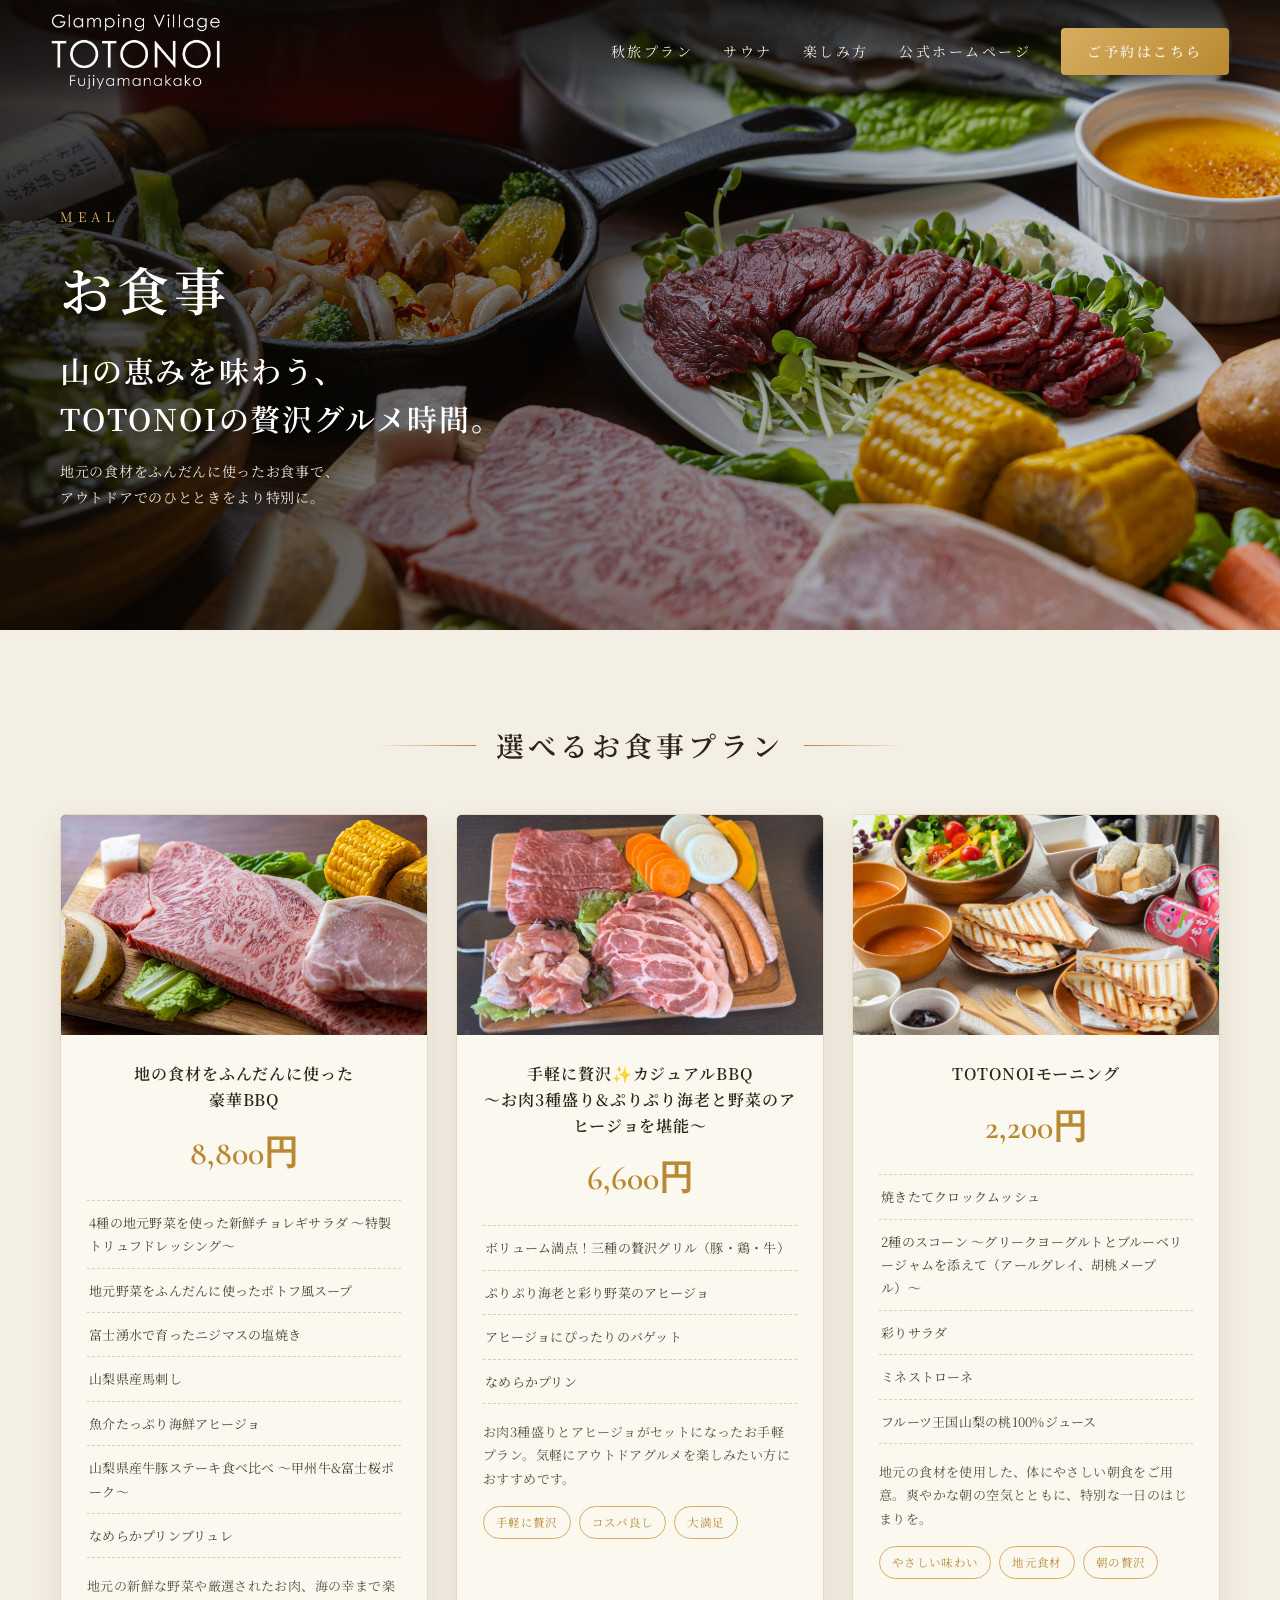
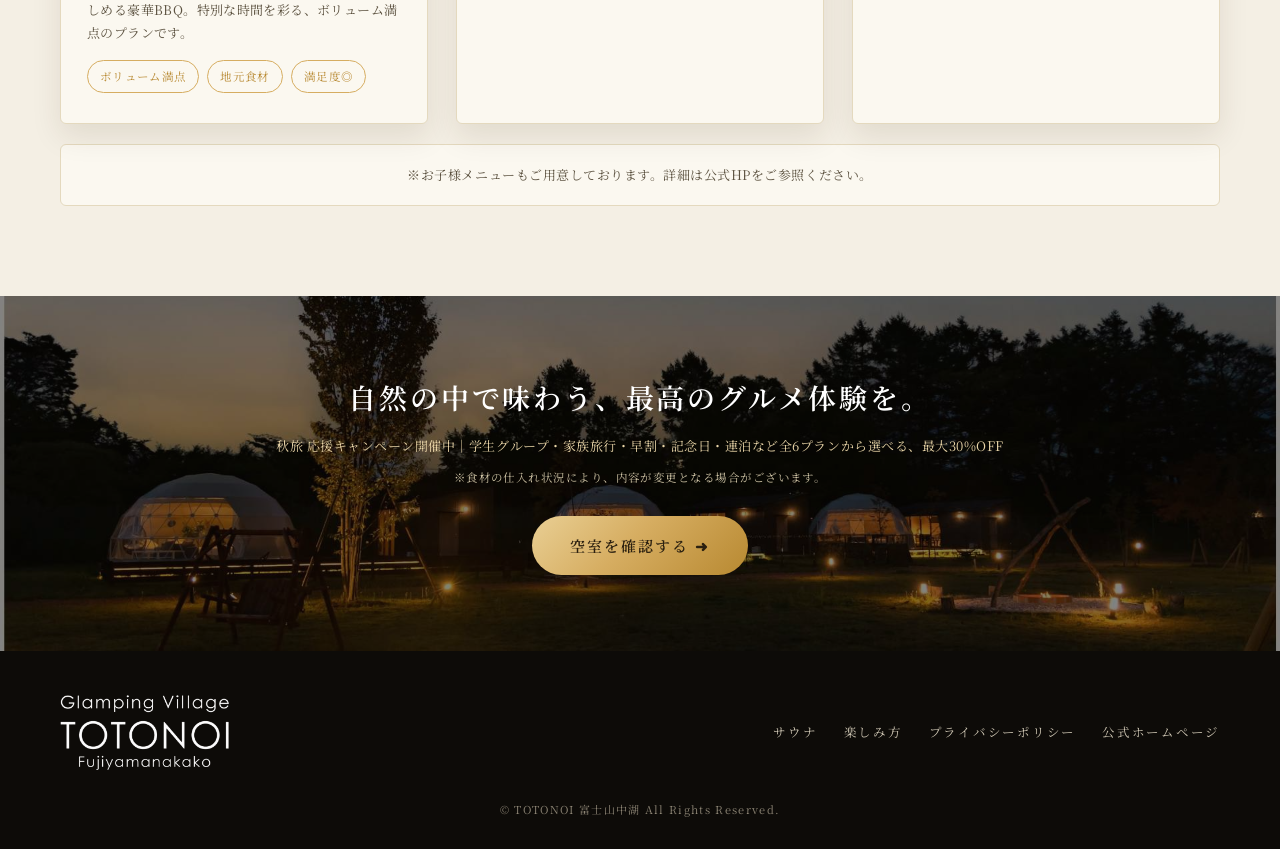
<file: food.html>
<!DOCTYPE html>
<html lang="ja">
<head>
  <!-- Google Tag Manager -->
  <script>
  (function(w,d,s,l,i){w[l]=w[l]||[];w[l].push({'gtm.start':
  new Date().getTime(),event:'gtm.js'});var f=d.getElementsByTagName(s)[0],
  j=d.createElement(s),dl=l!='dataLayer'?'&l='+l:'';j.async=true;j.src=
  'https://www.googletagmanager.com/gtm.js?id='+i+dl;
  f.parentNode.insertBefore(j,f);
  })(window,document,'script','dataLayer','GTM-TM92SBCV');
  </script>
  <!-- End Google Tag Manager -->
  





<script type="text/javascript">
    (function(c,l,a,r,i,t,y){
        c[a]=c[a]||function(){(c[a].q=c[a].q||[]).push(arguments)};
        t=l.createElement(r);t.async=1;t.src="https://www.clarity.ms/tag/"+i;
        y=l.getElementsByTagName(r)[0];y.parentNode.insertBefore(t,y);
    })(window, document, "clarity", "script", "xini7bwebg");
</script>
<meta charset="UTF-8">
<meta name="viewport" content="width=device-width, initial-scale=1.0">
<title>お食事｜TOTONOI 富士山中湖</title>
<meta name="description" content="TOTONOI 富士山中湖のお食事プラン。地元食材を使った豪華BBQ、カジュアルBBQ、モーニングをご用意。">
<link rel="preconnect" href="https://fonts.googleapis.com">
<link rel="preconnect" href="https://fonts.gstatic.com" crossorigin>
<link href="https://fonts.googleapis.com/css2?family=Cormorant+Garamond:wght@500;600&family=Noto+Serif+JP:wght@400;500;600;700&display=swap" rel="stylesheet">
<style>
:root{--gold:#b88931;--gold-light:#d6ad61;--gold-pale:#e9d5a8;--dark:#141210;--cream:#f4efe4;--ink:#3a3226;--serif-en:'Cormorant Garamond',serif;--serif-jp:'Noto Serif JP',serif}
*{margin:0;padding:0;box-sizing:border-box}
body{font-family:var(--serif-jp);color:var(--ink);background:var(--cream);line-height:1.8}
img{max-width:100%;display:block}
a{text-decoration:none;color:inherit}
.header{position:fixed;top:0;left:0;right:0;z-index:100;display:flex;align-items:center;justify-content:space-between;padding:14px 4vw;background:linear-gradient(to bottom,rgba(10,8,5,.85),rgba(10,8,5,.45) 70%,transparent);transition:background .3s}
.header.scrolled{background:rgba(10,8,5,.92)}
.logo{display:inline-flex;align-items:center;color:#fff;line-height:1.15;text-align:center}
.logo .en{font-family:var(--serif-en);font-size:26px;letter-spacing:.32em;font-weight:600}
.logo .jp{font-size:12px;letter-spacing:.42em;display:block}
.logo img{display:block;width:170px;height:auto;object-fit:contain}
.gnav{display:flex;align-items:center;gap:30px}
.gnav a{color:#f4efe4;font-size:14px;letter-spacing:.18em}
.btn-reserve{background:linear-gradient(135deg,var(--gold-light),var(--gold));color:#2b2010;font-size:14px;letter-spacing:.14em;padding:11px 26px;border-radius:4px;font-weight:600}
.nav-toggle{display:none;background:none;border:none;cursor:pointer;width:40px;height:40px;position:relative;z-index:110}
.nav-toggle span{display:block;width:24px;height:2px;background:#fff;margin:5px auto;transition:.3s}
.hero{position:relative;min-height:70vh;display:flex;align-items:center;color:#fff;overflow:hidden}
.hero-bg{position:absolute;inset:0;background:url('images/food.jpg') center/cover no-repeat}
.hero::after{content:'';position:absolute;inset:0;background:linear-gradient(100deg,rgba(12,9,5,.8) 0%,rgba(12,9,5,.4) 55%,rgba(12,9,5,.15) 80%)}
.hero-inner{position:relative;z-index:2;width:min(1160px,92vw);margin:0 auto;padding:130px 0 60px}
.hero-copy .en{color:var(--gold-light);letter-spacing:.4em;font-size:13px;margin-bottom:12px}
.hero-copy h1{font-size:clamp(30px,4.4vw,52px);letter-spacing:.1em;font-weight:600}
.hero-copy h2{font-size:clamp(20px,2.8vw,30px);letter-spacing:.06em;font-weight:600;margin-top:10px;line-height:1.6}
.hero-copy p{margin-top:16px;font-size:14px;letter-spacing:.05em;color:#efe8d8;line-height:1.9}
.sec-title{display:flex;align-items:center;gap:20px;justify-content:center;font-size:clamp(20px,2.6vw,28px);letter-spacing:.14em;font-weight:600;color:#2e2617;margin-bottom:44px}
.sec-title::before,.sec-title::after{content:'';flex:none;width:min(100px,12vw);height:1px;background:linear-gradient(to right,transparent,var(--gold))}
.sec-title::after{background:linear-gradient(to left,transparent,var(--gold))}
.plans{width:min(1160px,92vw);margin:0 auto;padding:90px 0 20px}
.plan-grid{display:grid;grid-template-columns:repeat(auto-fit,minmax(300px,1fr));gap:28px}
.plan-card{background:#fbf8f0;border:1px solid #e4d9be;border-radius:6px;overflow:hidden;box-shadow:0 12px 30px rgba(60,44,14,.1)}
.plan-card .photo{height:220px;position:relative;overflow:hidden;background:#2a1c10}
.photo .slide{position:absolute;inset:0;background-size:cover;background-position:center;opacity:0;transition:opacity 1s ease}
.photo .slide.on{opacity:1}
.plan-card .body{padding:26px 26px 30px}
.plan-card h3{font-size:16px;letter-spacing:.06em;font-weight:600;color:#2e2617;line-height:1.6;text-align:center}
.plan-card .price{text-align:center;font-family:var(--serif-en);font-size:34px;font-weight:600;color:var(--gold);margin:10px 0 16px}
.menu-list{list-style:none;margin-bottom:16px;border-top:1px dashed #ddd0ac}
.menu-list li{padding:10px 2px;font-size:13px;letter-spacing:.02em;color:#4d4433;border-bottom:1px dashed #ddd0ac}
.plan-note{font-size:13px;letter-spacing:.03em;color:#5c5240;margin-bottom:16px}
.tags{display:flex;flex-wrap:wrap;gap:8px}
.tags span{font-size:11.5px;letter-spacing:.03em;color:var(--gold);border:1px solid var(--gold-light);border-radius:999px;padding:5px 12px}
.kids-note{width:min(1160px,92vw);margin:0 auto 90px;text-align:center;font-size:13px;letter-spacing:.04em;color:#5c5240;background:#fbf8f0;border:1px solid #e4d9be;border-radius:6px;padding:18px}
.bottom-cta{position:relative;color:#fff;overflow:hidden}
.bottom-cta .bg{position:absolute;inset:0;background:url('images/cta-bg.jpg') center/cover no-repeat}
.bottom-cta::after{content:'';position:absolute;inset:0;background:rgba(10,8,4,.5)}
.bottom-inner{position:relative;z-index:2;width:min(1160px,92vw);margin:0 auto;padding:76px 0;text-align:center}
.bottom-inner h2{font-size:clamp(20px,2.8vw,28px);letter-spacing:.1em;font-weight:600;margin-bottom:12px}
.bottom-inner p{font-size:13px;letter-spacing:.04em;color:var(--gold-pale);margin-bottom:10px}
.bottom-inner .cta-note{font-size:11.5px;color:#cfc4a6;margin-bottom:28px}
.btn-main{display:inline-flex;align-items:center;gap:14px;background:linear-gradient(135deg,#e9cf94,var(--gold-light) 45%,var(--gold));color:#2b2010;font-size:15px;font-weight:600;letter-spacing:.14em;padding:16px 38px;border-radius:999px}
.footer{background:#0d0b08;color:#cfc7b4;padding:44px 4vw 30px}
.footer-inner{width:min(1160px,100%);margin:0 auto;display:flex;align-items:center;justify-content:space-between;gap:26px;flex-wrap:wrap}
.fnav{display:flex;gap:26px;flex-wrap:wrap}
.fnav a{font-size:12.5px;letter-spacing:.14em}
.copyright{text-align:center;font-size:11px;letter-spacing:.12em;color:#8c8474;margin-top:30px}
@media(max-width:860px){
  .gnav{position:fixed;inset:0;background:rgba(10,8,5,.96);flex-direction:column;justify-content:center;gap:34px;transform:translateX(100%);transition:transform .35s}
  .gnav.open{transform:none}
  .gnav a{font-size:17px}
  .nav-toggle{display:block}
  .nav-toggle.open span:nth-child(1){transform:translateY(7px) rotate(45deg)}
  .nav-toggle.open span:nth-child(2){opacity:0}
  .nav-toggle.open span:nth-child(3){transform:translateY(-7px) rotate(-45deg)}
  .logo img{width:140px}
}
</style>
</head>
<body>
<!-- Google Tag Manager (noscript) -->
<noscript><iframe src="https://www.googletagmanager.com/ns.html?id=GTM-TM92SBCV"
height="0" width="0" style="display:none;visibility:hidden"></iframe></noscript>
<!-- End Google Tag Manager (noscript) -->

<header class="header" id="header">
  <a class="logo" href="index.html" aria-label="TOTONOI 富士山中湖 トップへ"><img src="images/logo.png" alt="Glamping Village TOTONOI Fujiyamanakako"></a>
  <button class="nav-toggle" id="navToggle" aria-label="メニュー"><span></span><span></span><span></span></button>
  <nav class="gnav" id="gnav">
    <a href="index.html#autumn-plans">秋旅プラン</a>
    <a href="sauna.html">サウナ</a>
    <a href="activity.html">楽しみ方</a>
    <a href="https://www.yamanashi-sauna-glamping.com/" target="_blank" rel="noopener">公式ホームページ</a>
    <a class="btn-reserve" href="https://reserve.489ban.net/client/g-totonoi/0/plan/stay?planTags%5B25007%5D=1&searchTagMode=0&keepTags=1&redirect=0" rel="noopener">ご予約はこちら</a>
  </nav>
</header>

<main>

  <section class="hero">
    <div class="hero-bg"></div>
    <div class="hero-inner">
      <div class="hero-copy">
        <p class="en">MEAL</p>
        <h1>お食事</h1>
        <h2>山の恵みを味わう、<br>TOTONOIの贅沢グルメ時間。</h2>
        <p>地元の食材をふんだんに使ったお食事で、<br>アウトドアでのひとときをより特別に。</p>
      </div>
    </div>
  </section>

  <section class="plans">
    <h2 class="sec-title">選べるお食事プラン</h2>
    <div class="plan-grid">

      <div class="plan-card">
        <div class="photo" data-slideshow>
          <span class="slide on" style="background-image:url('images/bbq01.jpg')"></span>
          <span class="slide" style="background-image:url('images/bbq03.jpg')"></span>
          <span class="slide" style="background-image:url('images/bbq04.jpg')"></span>
          <span class="slide" style="background-image:url('images/bbq05.jpg')"></span>
        </div>
        <div class="body">
          <h3>地の食材をふんだんに使った<br>豪華BBQ</h3>
          <p class="price">8,800円</p>
          <ul class="menu-list">
            <li>4種の地元野菜を使った新鮮チョレギサラダ 〜特製トリュフドレッシング〜</li>
            <li>地元野菜をふんだんに使ったポトフ風スープ</li>
            <li>富士湧水で育ったニジマスの塩焼き</li>
            <li>山梨県産馬刺し</li>
            <li>魚介たっぷり海鮮アヒージョ</li>
            <li>山梨県産牛豚ステーキ食べ比べ 〜甲州牛&富士桜ポーク〜</li>
            <li>なめらかプリンブリュレ</li>
          </ul>
          <p class="plan-note">地元の新鮮な野菜や厳選されたお肉、海の幸まで楽しめる豪華BBQ。特別な時間を彩る、ボリューム満点のプランです。</p>
          <div class="tags"><span>ボリューム満点</span><span>地元食材</span><span>満足度◎</span></div>
        </div>
      </div>

      <div class="plan-card">
        <div class="photo" data-slideshow>
          <span class="slide on" style="background-image:url('images/casualbbq01.jpg')"></span>
          <span class="slide" style="background-image:url('images/casualbbq02.jpg')"></span>
          <span class="slide" style="background-image:url('images/casualbbq03.jpg')"></span>
        </div>
        <div class="body">
          <h3>手軽に贅沢✨カジュアルBBQ<br>〜お肉3種盛り&ぷりぷり海老と野菜のアヒージョを堪能〜</h3>
          <p class="price">6,600円</p>
          <ul class="menu-list">
            <li>ボリューム満点！三種の贅沢グリル（豚・鶏・牛）</li>
            <li>ぷりぷり海老と彩り野菜のアヒージョ</li>
            <li>アヒージョにぴったりのバゲット</li>
            <li>なめらかプリン</li>
          </ul>
          <p class="plan-note">お肉3種盛りとアヒージョがセットになったお手軽プラン。気軽にアウトドアグルメを楽しみたい方におすすめです。</p>
          <div class="tags"><span>手軽に贅沢</span><span>コスパ良し</span><span>大満足</span></div>
        </div>
      </div>

      <div class="plan-card">
        <div class="photo" style="background-image:url('images/bfml.jpg');background-size:cover;background-position:center"></div>
        <div class="body">
          <h3>TOTONOIモーニング</h3>
          <p class="price">2,200円</p>
          <ul class="menu-list">
            <li>焼きたてクロックムッシュ</li>
            <li>2種のスコーン 〜グリークヨーグルトとブルーベリージャムを添えて（アールグレイ、胡桃メープル）〜</li>
            <li>彩りサラダ</li>
            <li>ミネストローネ</li>
            <li>フルーツ王国山梨の桃100%ジュース</li>
          </ul>
          <p class="plan-note">地元の食材を使用した、体にやさしい朝食をご用意。爽やかな朝の空気とともに、特別な一日のはじまりを。</p>
          <div class="tags"><span>やさしい味わい</span><span>地元食材</span><span>朝の贅沢</span></div>
        </div>
      </div>

    </div>
  </section>

  <p class="kids-note">※お子様メニューもご用意しております。詳細は公式HPをご参照ください。</p>

  <section class="bottom-cta">
    <span class="bg"></span>
    <div class="bottom-inner">
      <h2>自然の中で味わう、最高のグルメ体験を。</h2>
      <p>秋旅 応援キャンペーン開催中｜学生グループ・家族旅行・早割・記念日・連泊など全6プランから選べる、最大30%OFF</p>
      <p class="cta-note">※食材の仕入れ状況により、内容が変更となる場合がございます。</p>
      <a class="btn-main" href="https://reserve.489ban.net/client/g-totonoi/0/plan/stay?planTags%5B25007%5D=1&searchTagMode=0&keepTags=1&redirect=0" rel="noopener">空室を確認する ➜</a>
    </div>
  </section>

</main>

<footer class="footer">
  <div class="footer-inner">
    <a class="logo" href="index.html" aria-label="TOTONOI 富士山中湖 トップへ"><img src="images/logo.png" alt="Glamping Village TOTONOI Fujiyamanakako"></a>
    <nav class="fnav">
      <a href="sauna.html">サウナ</a><a href="activity.html">楽しみ方</a><a href="privacy.html">プライバシーポリシー</a><a href="https://www.yamanashi-sauna-glamping.com/" target="_blank" rel="noopener">公式ホームページ</a>
    </nav>
  </div>
  <p class="copyright">&copy; TOTONOI 富士山中湖 All Rights Reserved.</p>
</footer>

<script>
const h=document.getElementById('header');addEventListener('scroll',()=>h.classList.toggle('scrolled',scrollY>60),{passive:true});
const t=document.getElementById('navToggle'),n=document.getElementById('gnav');
t.addEventListener('click',()=>{t.classList.toggle('open');n.classList.toggle('open')});
n.querySelectorAll('a').forEach(a=>a.addEventListener('click',()=>{t.classList.remove('open');n.classList.remove('open')}));
document.querySelectorAll('[data-slideshow]').forEach(box=>{
  const slides=box.querySelectorAll('.slide');let i=0;
  if(slides.length>1)setInterval(()=>{slides[i].classList.remove('on');i=(i+1)%slides.length;slides[i].classList.add('on')},3500);
});
</script>
</body>
</html>
</file>
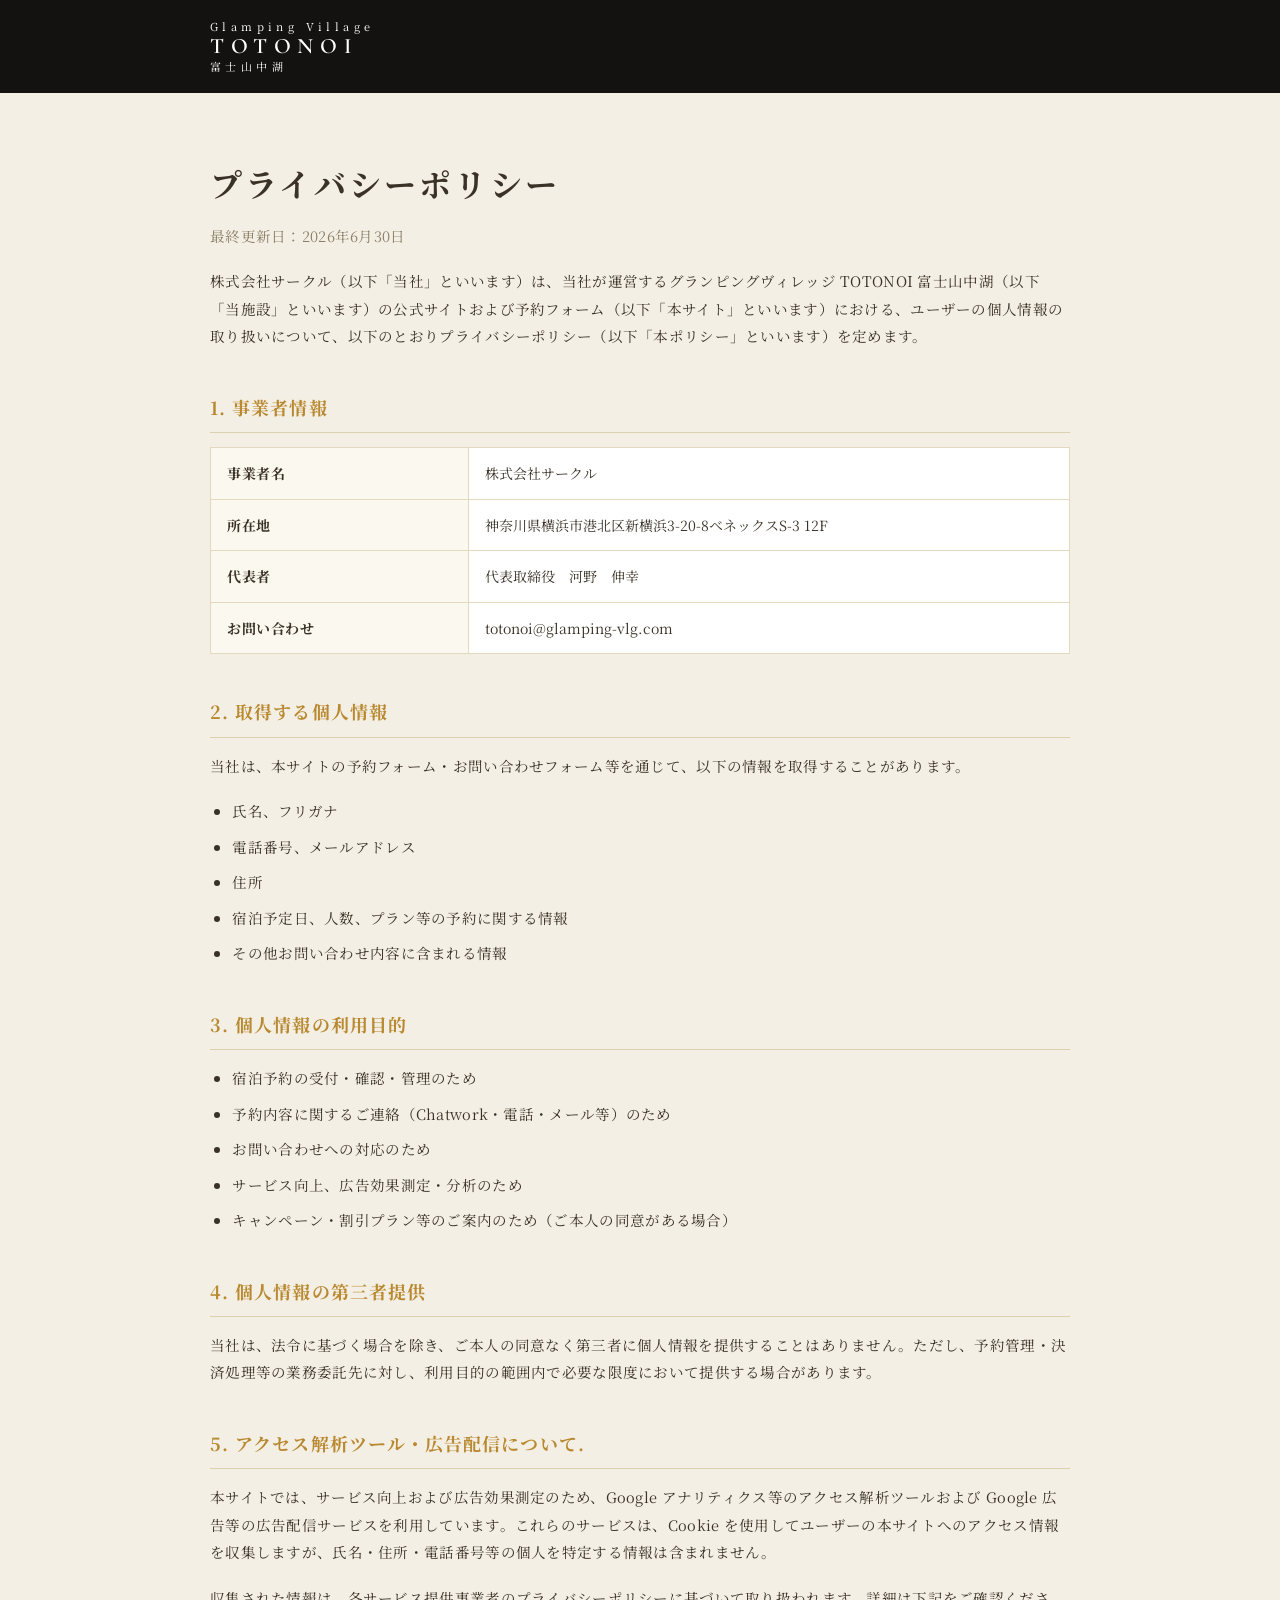
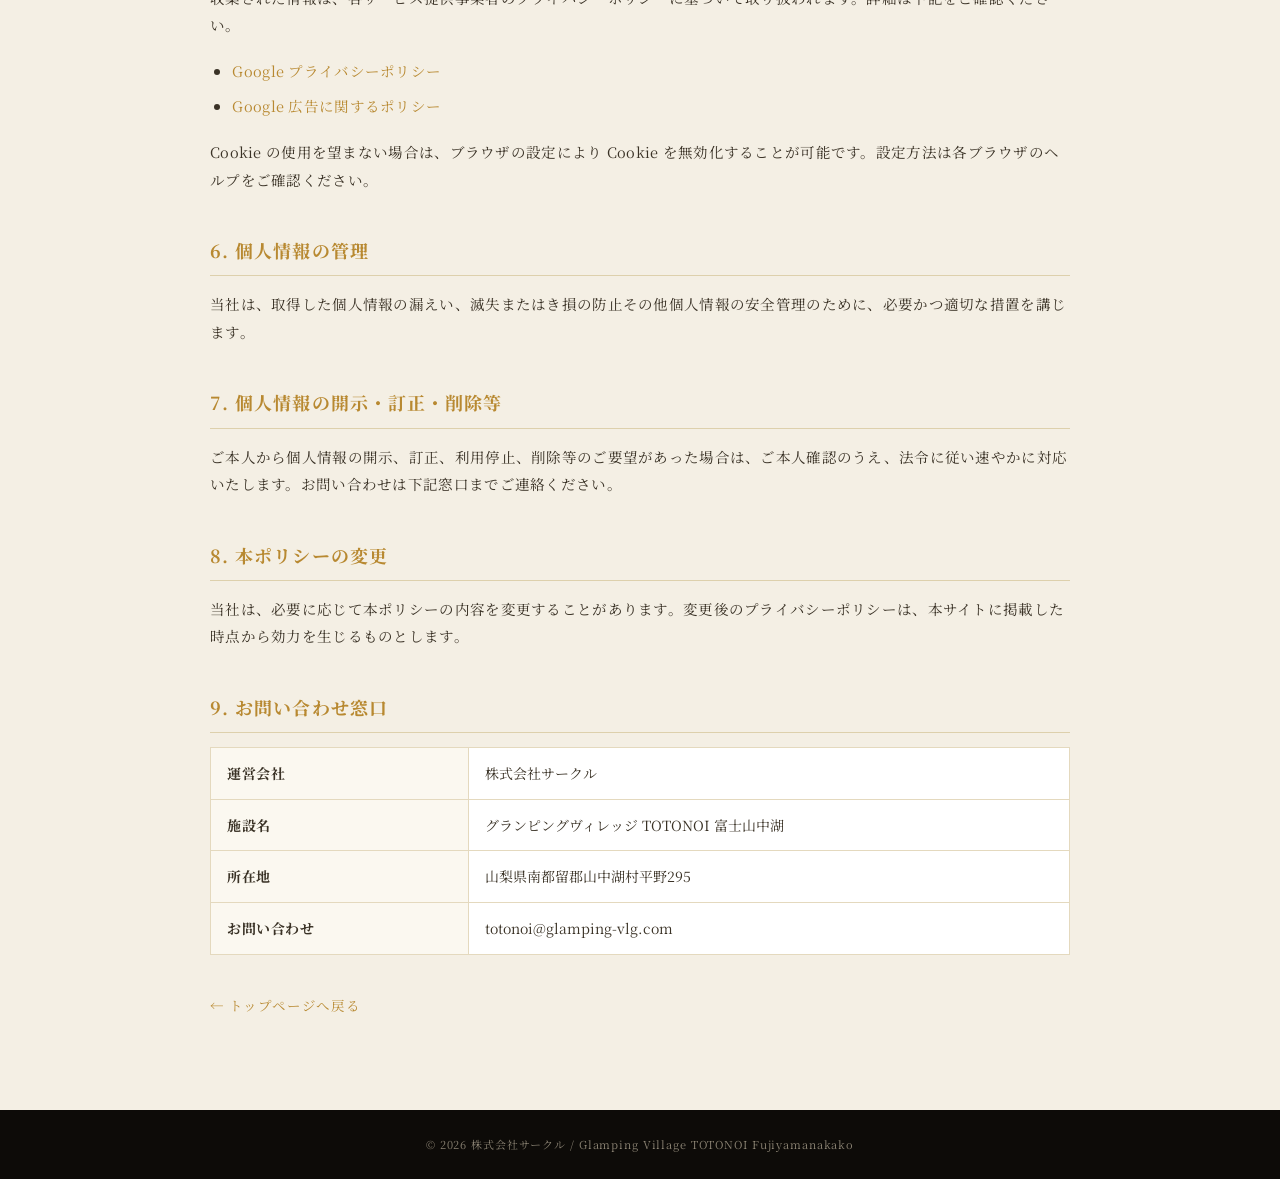
<file: privacy.html>
<!DOCTYPE html>
<html lang="ja">
<head>
  <meta charset="utf-8">
  <meta name="viewport" content="width=device-width, initial-scale=1">
  <title>プライバシーポリシー｜グランピングヴィレッジ TOTONOI 富士山中湖</title>
  <meta name="description" content="グランピングヴィレッジTOTONOI富士山中湖の個人情報保護方針（プライバシーポリシー）です。">
  <meta name="robots" content="noindex">
  <link rel="preconnect" href="https://fonts.googleapis.com">
  <link rel="preconnect" href="https://fonts.gstatic.com" crossorigin>
  <link href="https://fonts.googleapis.com/css2?family=Cormorant+Garamond:wght@500;600&family=Noto+Serif+JP:wght@400;700;900&display=swap" rel="stylesheet">
  <link rel="stylesheet" href="policy.css">
</head>
<body>

  <header class="policy-header">
    <div class="container">
      <a class="brand" href="index.html" aria-label="TOTONOIトップへ">
        <span class="jp">Glamping Village</span><span class="en">TOTONOI</span><span class="jp">富士山中湖</span>
      </a>
    </div>
  </header>

  <main class="policy-main">
    <div class="container">
      <h1>プライバシーポリシー</h1>
      <p class="updated">最終更新日：2026年6月30日</p>

      <p>
        株式会社サークル（以下「当社」といいます）は、当社が運営するグランピングヴィレッジ TOTONOI 富士山中湖（以下「当施設」といいます）の公式サイトおよび予約フォーム（以下「本サイト」といいます）における、ユーザーの個人情報の取り扱いについて、以下のとおりプライバシーポリシー（以下「本ポリシー」といいます）を定めます。
      </p>

      <h2>1. 事業者情報</h2>
      <table class="info-table">
        <tr><th>事業者名</th><td>株式会社サークル</td></tr>
        <tr><th>所在地</th><td>神奈川県横浜市港北区新横浜3-20-8ベネックスS-3 12F</td></tr>
        <tr><th>代表者</th><td>代表取締役　河野　伸幸</td></tr>
        <tr><th>お問い合わせ</th><td>totonoi@glamping-vlg.com</td></tr>
      </table>

      <h2>2. 取得する個人情報</h2>
      <p>当社は、本サイトの予約フォーム・お問い合わせフォーム等を通じて、以下の情報を取得することがあります。</p>
      <ul>
        <li>氏名、フリガナ</li>
        <li>電話番号、メールアドレス</li>
        <li>住所</li>
        <li>宿泊予定日、人数、プラン等の予約に関する情報</li>
        <li>その他お問い合わせ内容に含まれる情報</li>
      </ul>

      <h2>3. 個人情報の利用目的</h2>
      <ul>
        <li>宿泊予約の受付・確認・管理のため</li>
        <li>予約内容に関するご連絡（Chatwork・電話・メール等）のため</li>
        <li>お問い合わせへの対応のため</li>
        <li>サービス向上、広告効果測定・分析のため</li>
        <li>キャンペーン・割引プラン等のご案内のため（ご本人の同意がある場合）</li>
      </ul>

      <h2>4. 個人情報の第三者提供</h2>
      <p>
        当社は、法令に基づく場合を除き、ご本人の同意なく第三者に個人情報を提供することはありません。ただし、予約管理・決済処理等の業務委託先に対し、利用目的の範囲内で必要な限度において提供する場合があります。
      </p>

      <h2>5. アクセス解析ツール・広告配信について.</h2>
      <p>
        本サイトでは、サービス向上および広告効果測定のため、Google アナリティクス等のアクセス解析ツールおよび Google 広告等の広告配信サービスを利用しています。これらのサービスは、Cookie を使用してユーザーの本サイトへのアクセス情報を収集しますが、氏名・住所・電話番号等の個人を特定する情報は含まれません。
      </p>
      <p>
        収集された情報は、各サービス提供事業者のプライバシーポリシーに基づいて取り扱われます。詳細は下記をご確認ください。
      </p>
      <ul>
        <li><a href="https://policies.google.com/privacy?hl=ja" target="_blank" rel="noopener">Google プライバシーポリシー</a></li>
        <li><a href="https://policies.google.com/technologies/ads?hl=ja" target="_blank" rel="noopener">Google 広告に関するポリシー</a></li>
      </ul>
      <p>
        Cookie の使用を望まない場合は、ブラウザの設定により Cookie を無効化することが可能です。設定方法は各ブラウザのヘルプをご確認ください。
      </p>

      <h2>6. 個人情報の管理</h2>
      <p>
        当社は、取得した個人情報の漏えい、滅失またはき損の防止その他個人情報の安全管理のために、必要かつ適切な措置を講じます。
      </p>

      <h2>7. 個人情報の開示・訂正・削除等</h2>
      <p>
        ご本人から個人情報の開示、訂正、利用停止、削除等のご要望があった場合は、ご本人確認のうえ、法令に従い速やかに対応いたします。お問い合わせは下記窓口までご連絡ください。
      </p>

      <h2>8. 本ポリシーの変更</h2>
      <p>
        当社は、必要に応じて本ポリシーの内容を変更することがあります。変更後のプライバシーポリシーは、本サイトに掲載した時点から効力を生じるものとします。
      </p>

      <h2>9. お問い合わせ窓口</h2>
      <table class="info-table">
        <tr><th>運営会社</th><td>株式会社サークル</td></tr>
        <tr><th>施設名</th><td>グランピングヴィレッジ TOTONOI 富士山中湖</td></tr>
        <tr><th>所在地</th><td>山梨県南都留郡山中湖村平野295</td></tr>
        <tr><th>お問い合わせ</th><td>totonoi@glamping-vlg.com</td></tr>
      </table>

      <a class="back-link" href="index.html">← トップページへ戻る</a>
    </div>
  </main>

  <footer class="policy-footer">
    <div class="container">
      <p>&copy; 2026 株式会社サークル / Glamping Village TOTONOI Fujiyamanakako</p>
    </div>
  </footer>

</body>
</html>
</file>
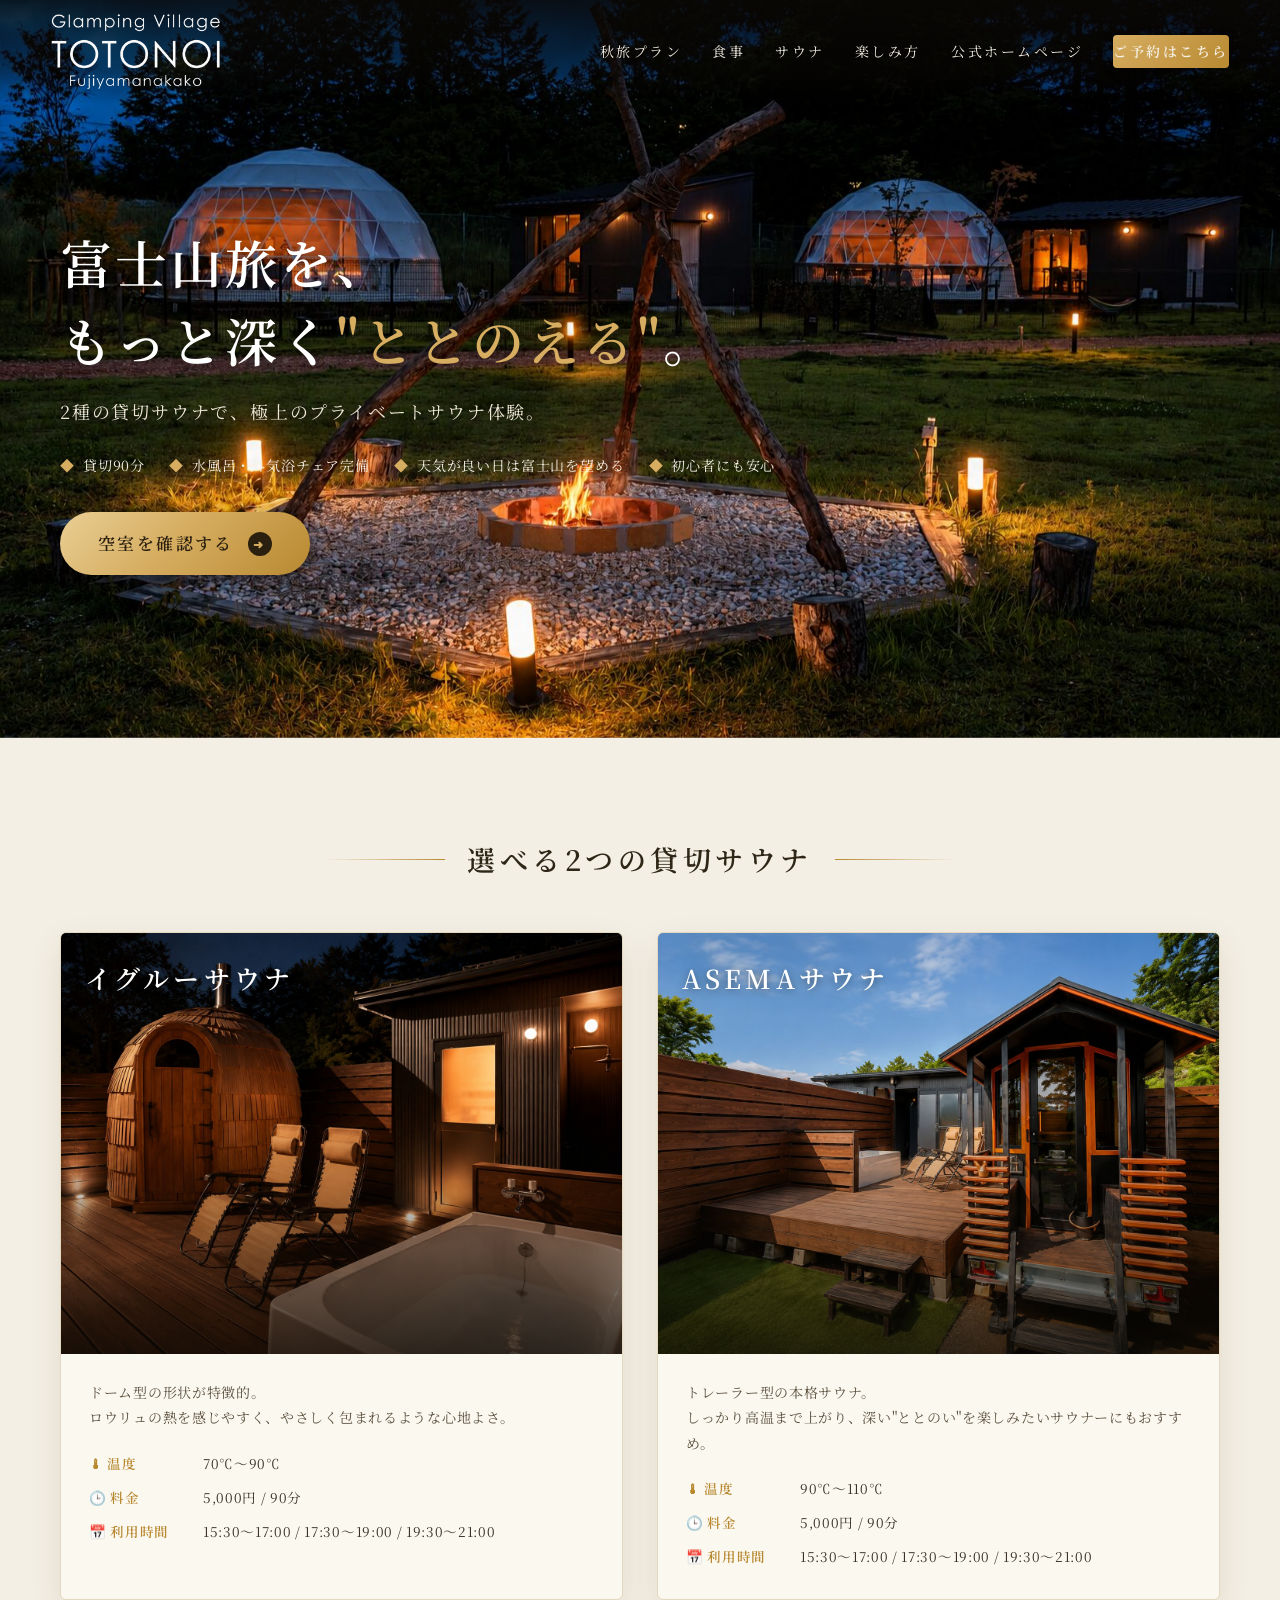
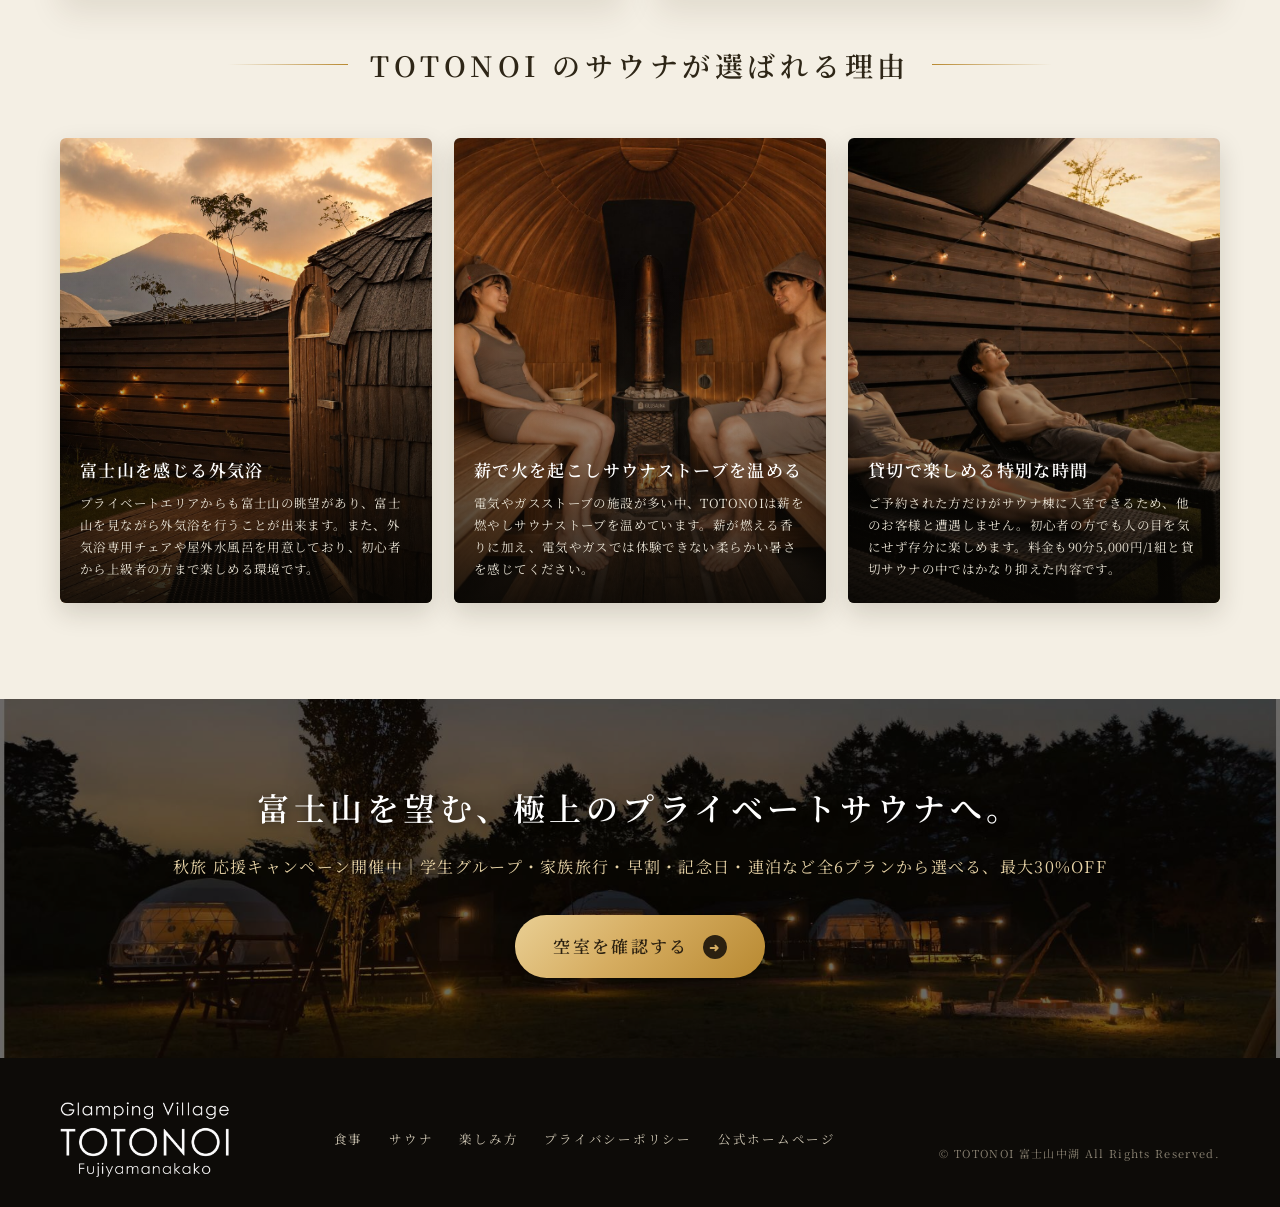
<file: sauna.html>
<!DOCTYPE html>
<html lang="ja">
<head>
  <!-- Google Tag Manager -->
  <script>
  (function(w,d,s,l,i){w[l]=w[l]||[];w[l].push({'gtm.start':
  new Date().getTime(),event:'gtm.js'});var f=d.getElementsByTagName(s)[0],
  j=d.createElement(s),dl=l!='dataLayer'?'&l='+l:'';j.async=true;j.src=
  'https://www.googletagmanager.com/gtm.js?id='+i+dl;
  f.parentNode.insertBefore(j,f);
  })(window,document,'script','dataLayer','GTM-TM92SBCV');
  </script>
  <!-- End Google Tag Manager -->
  





<script type="text/javascript">
    (function(c,l,a,r,i,t,y){
        c[a]=c[a]||function(){(c[a].q=c[a].q||[]).push(arguments)};
        t=l.createElement(r);t.async=1;t.src="https://www.clarity.ms/tag/"+i;
        y=l.getElementsByTagName(r)[0];y.parentNode.insertBefore(t,y);
    })(window, document, "clarity", "script", "xini7bwebg");
</script>
<meta charset="UTF-8">
<meta name="viewport" content="width=device-width, initial-scale=1.0">
<title>選べる2つの貸切サウナ｜TOTONOI 富士山中湖</title>
<meta name="description" content="TOTONOI 富士山中湖の貸切サウナ。イグルーサウナとASEMAサウナ、2種の貸切サウナで極上のプライベートサウナ体験を。">
<link rel="preconnect" href="https://fonts.googleapis.com">
<link rel="preconnect" href="https://fonts.gstatic.com" crossorigin>
<link href="https://fonts.googleapis.com/css2?family=Cormorant+Garamond:wght@500;600&family=Noto+Serif+JP:wght@400;500;600;700&display=swap" rel="stylesheet">
<style>
:root{
  --gold:#b88931;--gold-light:#d6ad61;--gold-pale:#e9d5a8;
  --dark:#141210;--cream:#f4efe4;--cream-2:#efe8d8;--ink:#3a3226;
  --serif-en:'Cormorant Garamond',serif;--serif-jp:'Noto Serif JP',serif;
}
*{margin:0;padding:0;box-sizing:border-box}
html{scroll-behavior:smooth}
body{font-family:var(--serif-jp);color:var(--ink);background:var(--cream);line-height:1.8}
img{max-width:100%;display:block}
a{text-decoration:none;color:inherit}

/* Header */
.header{position:fixed;top:0;left:0;right:0;z-index:100;display:flex;align-items:center;justify-content:space-between;padding:14px 4vw;background:linear-gradient(to bottom,rgba(10,8,5,.85),rgba(10,8,5,.45) 70%,transparent);transition:background .3s}
.header.scrolled{background:rgba(10,8,5,.92)}
.logo{display:inline-flex;align-items:center;color:#fff;line-height:1.15;text-align:center}
.logo .en{font-family:var(--serif-en);font-size:26px;letter-spacing:.32em;font-weight:600}
.logo .jp{font-size:12px;letter-spacing:.em;display:block}
.logo img{display:block;width:170px;height:auto;object-fit:contain}
.gnav{display:flex;align-items:center;gap:30px}
.gnav a{color:#f4efe4;font-size:14px;letter-spacing:.18em;position:relative;padding:4px 0}
.gnav a::after{content:'';position:absolute;left:0;bottom:0;width:0;height:1px;background:var(--gold-light);transition:width .3s}
.gnav a:hover::after{width:100%}
.btn-reserve{background:linear-gradient(135deg,var(--gold-light),var(--gold));color:#2b2010;font-size:14px;letter-spacing:.14em;padding:11px 26px;border-radius:4px;font-weight:600;box-shadow:0 2px 10px rgba(0,0,0,.35);transition:opacity .3s}
.btn-reserve:hover{opacity:.85}
.nav-toggle{display:none;background:none;border:none;cursor:pointer;width:40px;height:40px;position:relative;z-index:110}
.nav-toggle span{display:block;width:24px;height:2px;background:#fff;margin:5px auto;transition:.3s}

/* Hero */
.hero{position:relative;min-height:82vh;display:flex;align-items:center;color:#fff;overflow:hidden}
.hero-bg{position:absolute;inset:0;background:url('images/a1.jpg') center/cover no-repeat;animation:kenburns 18s ease-out both}
@keyframes kenburns{from{transform:scale(1.1)}to{transform:scale(1)}}
.hero::after{content:'';position:absolute;inset:0;background:linear-gradient(100deg,rgba(12,9,5,.8) 0%,rgba(12,9,5,.5) %,rgba(12,9,5,.18) 75%)}
.hero-inner{position:relative;z-index:2;width:min(1160px,92vw);margin:0 auto;padding:130px 0 70px}
.hero-copy h1{font-size:clamp(28px,4.4vw,52px);letter-spacing:.06em;font-weight:600;line-height:1.5;text-shadow:0 2px 14px rgba(0,0,0,.5)}
.hero-copy h1 span{color:var(--gold-light)}
.hero-copy p.lead{margin-top:16px;font-size:clamp(14px,1.7vw,18px);letter-spacing:.1em;color:#efe8d8;text-shadow:0 2px 10px rgba(0,0,0,.5)}
.hero-badges{display:flex;flex-wrap:wrap;gap:14px 24px;margin-top:26px}
.hero-badges span{display:flex;align-items:center;gap:8px;font-size:clamp(11.5px,1.3vw,14px);letter-spacing:.06em;color:#f4efe4}
.hero-badges .dot{color:var(--gold-light);font-size:14px}
.hero-cta{display:flex;gap:18px;flex-wrap:wrap;margin-top:34px}
.btn-main{display:inline-flex;align-items:center;gap:14px;background:linear-gradient(135deg,#e9cf94,var(--gold-light) 45%,var(--gold));color:#2b2010;font-size:clamp(14px,1.6vw,17px);font-weight:600;letter-spacing:.14em;padding:16px 38px;border-radius:999px;box-shadow:0 6px 22px rgba(0,0,0,.4);transition:transform .3s,box-shadow .3s}
.btn-main:hover{transform:translateY(-2px);box-shadow:0 10px 26px rgba(0,0,0,.5)}
.btn-main.outline{background:rgba(20,15,8,.35);border:1px solid var(--gold-light);color:var(--gold-pale)}
.btn-main .arrow{display:inline-flex;align-items:center;justify-content:center;width:24px;height:24px;border-radius:50%;background:#2b2010;color:var(--gold-light);font-size:12px}
.btn-main.outline .arrow{background:transparent;border:1px solid var(--gold-light);color:var(--gold-light)}

/* Section title */
.sec-title{display:flex;align-items:center;gap:22px;justify-content:center;font-size:clamp(19px,2.6vw,28px);letter-spacing:.16em;font-weight:600;color:#2e2617;margin-bottom:48px}
.sec-title::before,.sec-title::after{content:'';flex:none;width:min(120px,14vw);height:1px;background:linear-gradient(to right,transparent,var(--gold))}
.sec-title::after{background:linear-gradient(to left,transparent,var(--gold))}

/* Two sauna compare */
.compare{width:min(1160px,92vw);margin:0 auto;padding:96px 0 20px}
.compare-grid{display:grid;grid-template-columns:repeat(auto-fit,minmax(320px,1fr));gap:34px}
.sauna-card{background:#fbf8f0;border:1px solid #e4d9be;border-radius:6px;overflow:hidden;box-shadow:0 12px 32px rgba(60,44,14,.1)}
.sauna-card .photo{position:relative;aspect-ratio:4/3;background-size:cover;background-position:center}
.sauna-card .photo::after{content:'';position:absolute;inset:0;background:linear-gradient(to top,rgba(10,8,4,.75),transparent 55%)}
.sauna-card .photo h3{position:relative;z-index:2;color:#fff;font-size:clamp(20px,2.4vw,26px);letter-spacing:.16em;font-weight:600;padding:22px 24px;text-shadow:0 2px 8px rgba(0,0,0,.5)}
.sauna-card .body{padding:26px 28px 30px}
.sauna-card .body p.desc{font-size:14px;letter-spacing:.05em;color:#5c5240;margin-bottom:20px}
.spec-list{display:flex;flex-direction:column;gap:10px}
.spec-row{display:flex;align-items:baseline;gap:14px;font-size:13.5px;letter-spacing:.05em}
.spec-row .label{flex:none;display:flex;align-items:center;gap:6px;color:var(--gold);font-weight:600;width:100px}
.spec-row .val{color:#3a3226}

/* Badges */
.badges{width:min(1160px,92vw);margin:0 auto;padding:0 0 20px}
.badges-row{display:flex;flex-wrap:wrap;justify-content:center;gap:16px;background:#fbf8f0;border:1px solid #e4d9be;border-radius:6px;padding:26px 20px}
.badge{display:flex;align-items:center;gap:12px;padding:6px 18px}
.badge img{width:34px;height:34px;object-fit:contain;flex:none}
.badge b{display:block;font-size:13.5px;letter-spacing:.06em;color:#2e2617}
.badge span{display:block;font-size:11.5px;letter-spacing:.03em;color:#8a7f68;margin-top:2px}

/* Why chosen */
.why{width:min(1160px,92vw);margin:0 auto;padding:20px 0 96px}
.why-grid{display:grid;grid-template-columns:repeat(auto-fit,minmax(230px,1fr));gap:22px}
.why-card{position:relative;border-radius:6px;overflow:hidden;aspect-ratio:4/5;display:flex;align-items:flex-end;color:#fff;box-shadow:0 10px 26px rgba(40,30,10,.16)}
.why-card .bg{position:absolute;inset:0;background-size:cover;background-position:center}
.why-card::after{content:'';position:absolute;inset:0;background:linear-gradient(to top,rgba(8,6,3,.88) 0%,rgba(8,6,3,.2) 55%,transparent 78%)}
.why-body{position:relative;z-index:2;padding:22px 20px}
.why-body h3{font-size:clamp(15px,1.7vw,17px);letter-spacing:.08em;font-weight:600;margin-bottom:8px}
.why-body p{font-size:12.5px;letter-spacing:.03em;color:#e8e2d4;line-height:1.75}

/* Bottom CTA */
.bottom-cta{position:relative;color:#fff;overflow:hidden}
.bottom-cta .cta-bg{position:absolute;inset:0;background:url('images/cta-bg.jpg') center/cover no-repeat}
.bottom-cta::after{content:'';position:absolute;inset:0;background:rgba(10,8,4,.6)}
.bottom-inner{position:relative;z-index:2;width:min(1160px,92vw);margin:0 auto;padding:80px 0;text-align:center}
.bottom-inner h2{font-size:clamp(22px,3vw,32px);letter-spacing:.14em;font-weight:600;margin-bottom:16px;text-shadow:0 2px 12px rgba(0,0,0,.5)}
.bottom-inner p{font-size:clamp(13px,1.6vw,16px);letter-spacing:.08em;color:var(--gold-pale);margin-bottom:34px}
.bottom-inner .hero-cta{justify-content:center}

/* Footer */
.footer{background:#0d0b08;color:#cfc7b4;padding:44px 4vw 30px}
.footer-inner{width:min(1160px,100%);margin:0 auto;display:flex;align-items:center;justify-content:space-between;gap:26px;flex-wrap:wrap}
.footer .logo .en{font-size:22px}
.fnav{display:flex;gap:26px;flex-wrap:wrap}
.fnav a{font-size:12.5px;letter-spacing:.14em;transition:color .3s}
.fnav a:hover{color:var(--gold-light)}
.sns{display:flex;gap:14px}
.sns a{width:34px;height:34px;border:1px solid #4c4434;border-radius:50%;display:flex;align-items:center;justify-content:center;font-size:14px;transition:border-color .3s,color .3s}
.sns a:hover{border-color:var(--gold-light);color:var(--gold-light)}
.copyright{text-align:center;font-size:11px;letter-spacing:.12em;color:#8c8474;margin-top:30px}

/* Reveal */
.reveal{opacity:0;transform:translateY(26px);transition:opacity .8s ease,transform .8s ease}
.reveal.on{opacity:1;transform:none}
@media(prefers-reduced-motion:reduce){.reveal{opacity:1;transform:none;transition:none}.hero-bg{animation:none}}

/* Responsive */
@media(max-width:860px){
  .gnav{position:fixed;inset:0;background:rgba(10,8,5,.96);flex-direction:column;justify-content:center;gap:34px;transform:translateX(100%);transition:transform .35s}
  .gnav.open{transform:none}
  .gnav a{font-size:17px}
  .nav-toggle{display:block}
  .nav-toggle.open span:nth-child(1){transform:translateY(7px) rotate(45deg)}
  .nav-toggle.open span:nth-child(2){opacity:0}
  .nav-toggle.open span:nth-child(3){transform:translateY(-7px) rotate(-45deg)}
  .logo img{width:140px}
}
</style>
</head>
<body>
<!-- Google Tag Manager (noscript) -->
<noscript><iframe src="https://www.googletagmanager.com/ns.html?id=GTM-TM92SBCV"
height="0" width="0" style="display:none;visibility:hidden"></iframe></noscript>
<!-- End Google Tag Manager (noscript) -->

<header class="header" id="header">
  <a class="logo" href="index.html" aria-label="TOTONOI 富士山中湖 トップへ"><img src="images/logo.png" alt="Glamping Village TOTONOI Fujiyamanakako"></a>
  <button class="nav-toggle" id="navToggle" aria-label="メニュー"><span></span><span></span><span></span></button>
  <nav class="gnav" id="gnav">
    <a href="index.html#autumn-plans">秋旅プラン</a>
    <a href="food.html">食事</a>
    <a href="sauna.html">サウナ</a>
    <a href="activity.html">楽しみ方</a>
    <a href="https://www.yamanashi-sauna-glamping.com/" target="_blank" rel="noopener">公式ホームページ</a>
    <a class="btn-reserve" href="https://reserve.489ban.net/client/g-totonoi/0/plan/stay?planTags%5B25007%5D=1&searchTagMode=0&keepTags=1&redirect=0" rel="noopener">ご予約はこちら</a>
  </nav>
</header>

<main>

  <!-- Hero -->
  <section class="hero">
    <div class="hero-bg"></div>
    <div class="hero-inner">
      <div class="hero-copy">
        <h1>富士山旅を、<br>もっと深く<span>"ととのえる"</span>。</h1>
        <p class="lead">2種の貸切サウナで、極上のプライベートサウナ体験。</p>
        <div class="hero-badges">
          <span><span class="dot">◆</span>貸切90分</span>
          <span><span class="dot">◆</span>水風呂・外気浴チェア完備</span>
          <span><span class="dot">◆</span>天気が良い日は富士山を望める</span>
          <span><span class="dot">◆</span>初心者にも安心</span>
        </div>
        <div class="hero-cta">
          <a class="btn-main" href="https://reserve.489ban.net/client/g-totonoi/0/plan/stay?planTags%5B25007%5D=1&searchTagMode=0&keepTags=1&redirect=0" rel="noopener">空室を確認する <span class="arrow">➜</span></a>
        </div>
      </div>
    </div>
  </section>

  <!-- Compare -->
  <section class="compare">
    <h2 class="sec-title reveal">選べる2つの貸切サウナ</h2>
    <div class="compare-grid">
      <div class="sauna-card reveal">
        <div class="photo" style="background-image:url('images/a9.jpg')">
          <h3>イグルーサウナ</h3>
        </div>
        <div class="body">
          <p class="desc">ドーム型の形状が特徴的。<br>ロウリュの熱を感じやすく、やさしく包まれるような心地よさ。</p>
          <div class="spec-list">
            <div class="spec-row"><span class="label">🌡 温度</span><span class="val">70℃〜90℃</span></div>
            <div class="spec-row"><span class="label">🕒 料金</span><span class="val">5,000円 / 90分</span></div>
            <div class="spec-row"><span class="label">📅 利用時間</span><span class="val">15:30〜17:00 / 17:30〜19:00 / 19:30〜21:00</span></div>
          </div>
        </div>
      </div>
      <div class="sauna-card reveal">
        <div class="photo" style="background-image:url('images/a6.jpg')">
          <h3>ASEMAサウナ</h3>
        </div>
        <div class="body">
          <p class="desc">トレーラー型の本格サウナ。<br>しっかり高温まで上がり、深い"ととのい"を楽しみたいサウナーにもおすすめ。</p>
          <div class="spec-list">
            <div class="spec-row"><span class="label">🌡 温度</span><span class="val">90℃〜110℃</span></div>
            <div class="spec-row"><span class="label">🕒 料金</span><span class="val">5,000円 / 90分</span></div>
            <div class="spec-row"><span class="label">📅 利用時間</span><span class="val">15:30〜17:00 / 17:30〜19:00 / 19:30〜21:00</span></div>
          </div>
        </div>
      </div>
    </div>
  </section>

  <!-- Why chosen -->
  <section class="why">
    <h2 class="sec-title reveal">TOTONOI のサウナが選ばれる理由</h2>
    <div class="why-grid">
      <div class="why-card reveal">
        <span class="bg" style="background-image:url('images/a12.jpg')"></span>
        <div class="why-body">
          <h3>富士山を感じる外気浴</h3>
          <p>プライベートエリアからも富士山の眺望があり、富士山を見ながら外気浴を行うことが出来ます。また、外気浴専用チェアや屋外水風呂を用意しており、初心者から上級者の方まで楽しめる環境です。</p>
        </div>
      </div>
      <div class="why-card reveal">
        <span class="bg" style="background-image:url('images/a15.jpg')"></span>
        <div class="why-body">
          <h3>薪で火を起こしサウナストーブを温める</h3>
          <p>電気やガスストーブの施設が多い中、TOTONOIは薪を燃やしサウナストーブを温めています。薪が燃える香りに加え、電気やガスでは体験できない柔らかい暑さを感じてください。</p>
        </div>
      </div>
      <div class="why-card reveal">
        <span class="bg" style="background-image:url('images/a11.jpg')"></span>
        <div class="why-body">
          <h3>貸切で楽しめる特別な時間</h3>
          <p>ご予約された方だけがサウナ棟に入室できるため、他のお客様と遭遇しません。初心者の方でも人の目を気にせず存分に楽しめます。料金も90分5,000円/1組と貸切サウナの中ではかなり抑えた内容です。</p>
        </div>
      </div>
    </div>
  </section>

  <!-- Bottom CTA -->
  <section class="bottom-cta">
    <span class="cta-bg"></span>
    <div class="bottom-inner reveal">
      <h2>富士山を望む、極上のプライベートサウナへ。</h2>
      <p>秋旅 応援キャンペーン開催中｜学生グループ・家族旅行・早割・記念日・連泊など全6プランから選べる、最大30%OFF</p>
      <div class="hero-cta">
        <a class="btn-main" href="https://reserve.489ban.net/client/g-totonoi/0/plan/stay?planTags%5B25007%5D=1&searchTagMode=0&keepTags=1&redirect=0" rel="noopener">空室を確認する <span class="arrow">➜</span></a>
      </div>
    </div>
  </section>

</main>

<footer class="footer">
  <div class="footer-inner">
    <a class="logo" href="index.html" aria-label="TOTONOI 富士山中湖 トップへ"><img src="images/logo.png" alt="Glamping Village TOTONOI Fujiyamanakako"></a>
    <nav class="fnav">
      <a href="food.html">食事</a><a href="sauna.html">サウナ</a><a href="activity.html">楽しみ方</a><a href="privacy.html">プライバシーポリシー</a><a href="https://www.yamanashi-sauna-glamping.com/" target="_blank" rel="noopener">公式ホームページ</a>
    </nav>
  <p class="copyright">&copy; TOTONOI 富士山中湖 All Rights Reserved.</p>
</footer>

<script>
const h=document.getElementById('header');addEventListener('scroll',()=>h.classList.toggle('scrolled',scrollY>60),{passive:true});
const t=document.getElementById('navToggle'),n=document.getElementById('gnav');
t.addEventListener('click',()=>{t.classList.toggle('open');n.classList.toggle('open')});
n.querySelectorAll('a').forEach(a=>a.addEventListener('click',()=>{t.classList.remove('open');n.classList.remove('open')}));
document.querySelectorAll('.reveal').forEach(el=>new IntersectionObserver(es=>es.forEach(e=>{if(e.isIntersecting)e.target.classList.add('on')}),{threshold:.15}).observe(el));
</script>
</body>
</html>
</file>
<file: policy.css>
:root{
  --gold:#b88931;--gold-light:#d6ad61;
  --cream:#f4efe4;--ink:#3a3226;
  --serif-en:'Cormorant Garamond',serif;--serif-jp:'Noto Serif JP',serif;
}
*{margin:0;padding:0;box-sizing:border-box}
body{font-family:var(--serif-jp);color:var(--ink);background:var(--cream);line-height:1.9}
a{color:var(--gold);text-decoration:none}
a:hover{text-decoration:underline}
.container{width:min(860px,92vw);margin:0 auto}

.policy-header{background:#141210;padding:20px 0}
.brand{display:flex;flex-direction:column;color:#fff;line-height:1.2}
.brand .en{font-family:var(--serif-en);font-size:22px;letter-spacing:.3em;font-weight:600}
.brand .jp{font-size:11px;letter-spacing:.4em}

.policy-main{padding:60px 0 90px}
.policy-main h1{font-size:clamp(24px,3vw,32px);letter-spacing:.1em;font-weight:700;margin-bottom:8px}
.updated{font-size:13px;color:#8a7f68;margin-bottom:32px}
.policy-main p{font-size:14.5px;letter-spacing:.02em;margin-bottom:18px}
.policy-main h2{font-size:18px;letter-spacing:.06em;font-weight:700;color:var(--gold);margin:40px 0 14px;padding-bottom:8px;border-bottom:1px solid #ddd0ac}
.policy-main ul{margin:0 0 18px 1.4em}
.policy-main li{font-size:14.5px;letter-spacing:.02em;margin-bottom:8px}

.info-table{width:100%;border-collapse:collapse;margin-bottom:18px;font-size:14px}
.info-table th,.info-table td{padding:12px 16px;border:1px solid #e4d9be;text-align:left}
.info-table th{background:#fbf8f0;width:30%;white-space:nowrap;letter-spacing:.04em}
.info-table td{background:#fff}

.back-link{display:inline-block;margin-top:20px;font-size:13.5px;letter-spacing:.06em}

.policy-footer{background:#0d0b08;color:#8c8474;padding:24px 0;text-align:center;font-size:11px;letter-spacing:.08em}

@media(max-width:600px){
  .info-table th{width:38%}
}
</file>
